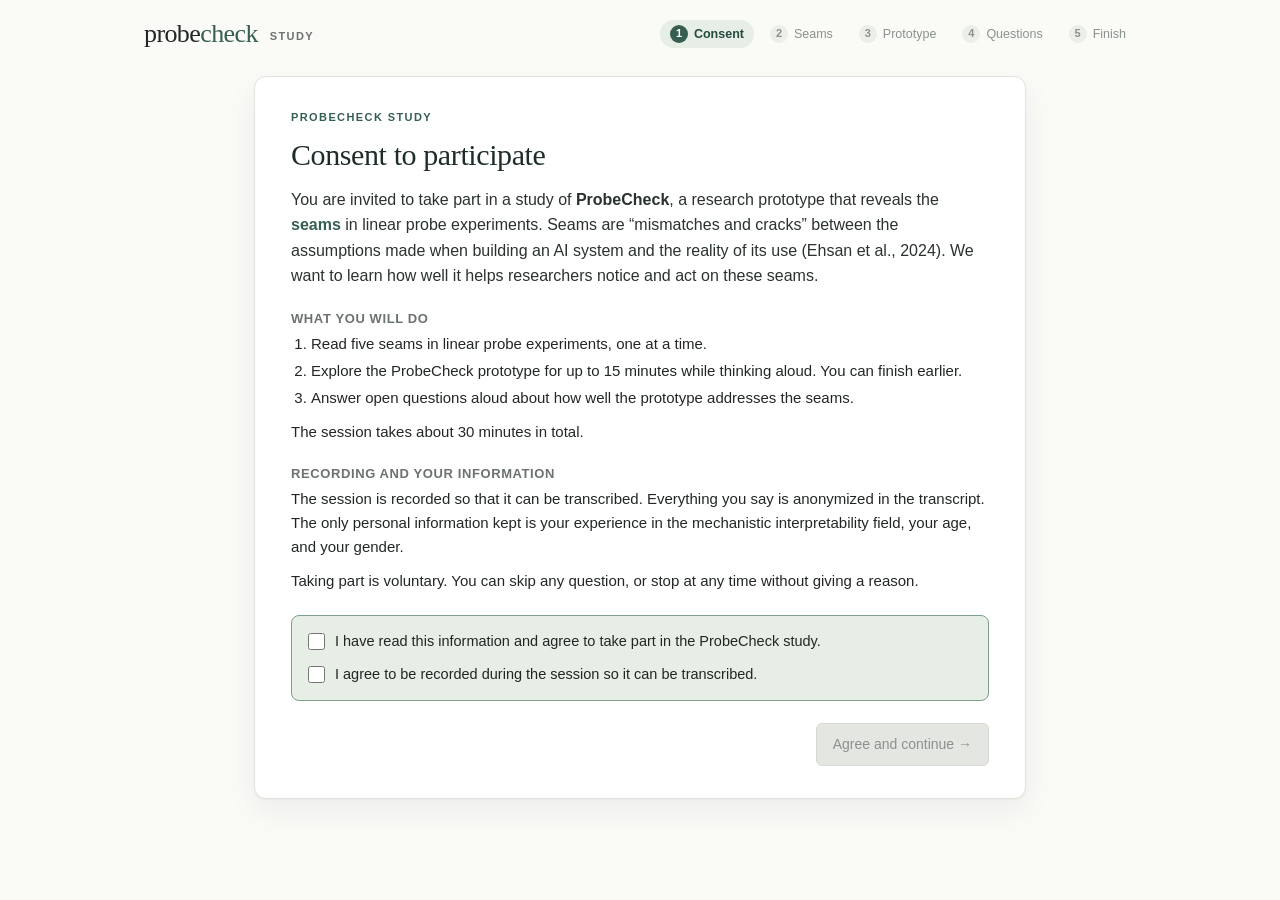
<file: index.html>
<!doctype html>
<html lang="en">
<head>
<meta charset="utf-8">
<meta name="viewport" content="width=device-width,initial-scale=1">
<title>ProbeCheck study</title>
<link rel="stylesheet" href="study.css?v=4">
</head>
<body>

<!-- Progress through the study -->
<header class="study-top" id="studyTop">
  <span class="study-logo">probe<i>check</i> <span>study</span></span>
  <ol class="study-steps" aria-label="Study progress">
    <li data-step="consent">Consent</li>
    <li data-step="seams">Seams</li>
    <li data-step="session">Prototype</li>
    <li data-step="questions">Questions</li>
    <li data-step="done">Finish</li>
  </ol>
</header>

<!-- 1. Consent -->
<main class="screen" id="consent" aria-labelledby="consentTitle">
  <div class="card">
    <p class="kicker">ProbeCheck study</p>
    <h1 id="consentTitle">Consent to participate</h1>
    <p class="lead">You are invited to take part in a study of <strong>ProbeCheck</strong>, a research prototype that reveals the <em>seams</em> in linear probe experiments. Seams are “mismatches and cracks” between the assumptions made when building an AI system and the reality of its use (Ehsan et al., 2024). We want to learn how well it helps researchers notice and act on these seams.</p>

    <h2>What you will do</h2>
    <ol class="plain">
      <li>Read five seams in linear probe experiments, one at a time.</li>
      <li>Explore the ProbeCheck prototype for up to <span data-fill="sessionMinutes"></span> minutes while thinking aloud. You can finish earlier.</li>
      <li>Answer open questions aloud about how well the prototype addresses the seams.</li>
    </ol>
    <p>The session takes about <span data-fill="totalMinutes"></span> minutes in total.</p>

    <h2>Recording and your information</h2>
    <p>The session is recorded so that it can be transcribed. Everything you say is anonymized in the transcript. The only personal information kept is your experience in the mechanistic interpretability field, your age, and your gender.</p>
    <p>Taking part is voluntary. You can skip any question, or stop at any time without giving a reason.</p>

    <div class="agree">
      <label><input type="checkbox" id="agreeStudy"> I have read this information and agree to take part in the ProbeCheck study.</label>
      <label><input type="checkbox" id="agreeRecord"> I agree to be recorded during the session so it can be transcribed.</label>
    </div>
    <div class="actions">
      <span class="hint" id="consentHint" aria-live="polite"></span>
      <button class="btn primary" type="button" id="consentGo" aria-disabled="true">Agree and continue →</button>
    </div>
  </div>
</main>

<!-- 2. Seams, one at a time -->
<main class="screen" id="seams" hidden aria-labelledby="seamTitle">
  <div class="card">
    <p class="kicker" id="seamCount"></p>
    <p class="stage-chip" id="seamStage"></p>
    <h1 id="seamTitle" tabindex="-1"></h1>
    <div class="seam-pair">
      <div class="seam-box expected"><h2>Expectation</h2><p id="seamExpected"></p></div>
      <div class="seam-box reality"><h2>Reality</h2><p id="seamReality"></p></div>
    </div>
    <div class="dots" id="seamDots" aria-hidden="true"></div>
    <div class="actions">
      <button class="btn secondary" type="button" id="seamPrev">← Previous</button>
      <button class="btn primary" type="button" id="seamNext">Next seam →</button>
    </div>
  </div>
  <p class="note">Seams are “mismatches and cracks” between the assumptions made when building an AI system and the reality of its use (Ehsan et al., 2024).</p>
</main>

<!-- 3. Timed prototype session with think-aloud -->
<section class="session" id="session" hidden aria-label="Prototype session">
  <div class="session-bar">
    <span class="session-title">Prototype session</span>
    <span class="session-tip">Think aloud: say what you are looking at, what you expect, and what surprises you.</span>
    <span class="timer" id="timer" role="timer" aria-label="Time left">15:00</span>
    <button class="btn primary small" type="button" id="sessionDone">I’m done →</button>
  </div>
  <iframe id="protoFrame" title="ProbeCheck prototype" src="about:blank"></iframe>
  <div class="timeup" id="timeUp" hidden role="alertdialog" aria-labelledby="timeUpTitle">
    <div class="card small">
      <h1 id="timeUpTitle">Time is up</h1>
      <p>Thank you for exploring ProbeCheck. Finish your thought, then continue to the questions.</p>
      <div class="actions"><button class="btn primary" type="button" id="timeUpGo">Continue to the questions →</button></div>
    </div>
  </div>
  <p class="sr-only" id="timerStatus" aria-live="polite"></p>
</section>

<!-- 4. Open questions, answered aloud -->
<main class="screen" id="questions" hidden aria-labelledby="questionText">
  <div class="card">
    <p class="kicker" id="questionCount"></p>
    <h1 id="questionText" tabindex="-1"></h1>
    <!-- The seam the question is about, laid out as on the seam screens but smaller -->
    <div class="q-seam" id="questionSeam" hidden>
      <p class="stage-chip" id="qSeamStage"></p>
      <p class="seam-heading" id="qSeamTitle"></p>
      <div class="seam-pair">
        <div class="seam-box expected"><h2>Expectation</h2><p id="qSeamExpected"></p></div>
        <div class="seam-box reality"><h2>Reality</h2><p id="qSeamReality"></p></div>
      </div>
    </div>
    <p class="muted">Please answer aloud, in your own words. There are no right or wrong answers.</p>
    <div class="dots" id="questionDots" aria-hidden="true"></div>
    <div class="actions">
      <button class="btn secondary" type="button" id="questionPrev">← Previous</button>
      <button class="btn primary" type="button" id="questionNext">Next question →</button>
    </div>
  </div>
</main>

<!-- 5. Finish -->
<main class="screen" id="done" hidden aria-labelledby="doneTitle">
  <div class="card small center">
    <p class="kicker">ProbeCheck study</p>
    <h1 id="doneTitle" tabindex="-1">Thank you for taking part</h1>
    <p>Your participation is complete. You can close this window.</p>
    <button class="link" type="button" id="restart">Start a new session</button>
  </div>
</main>

<script src="study-data.js?v=20"></script>
<script src="study.js?v=4"></script>
</body>
</html>
</file>
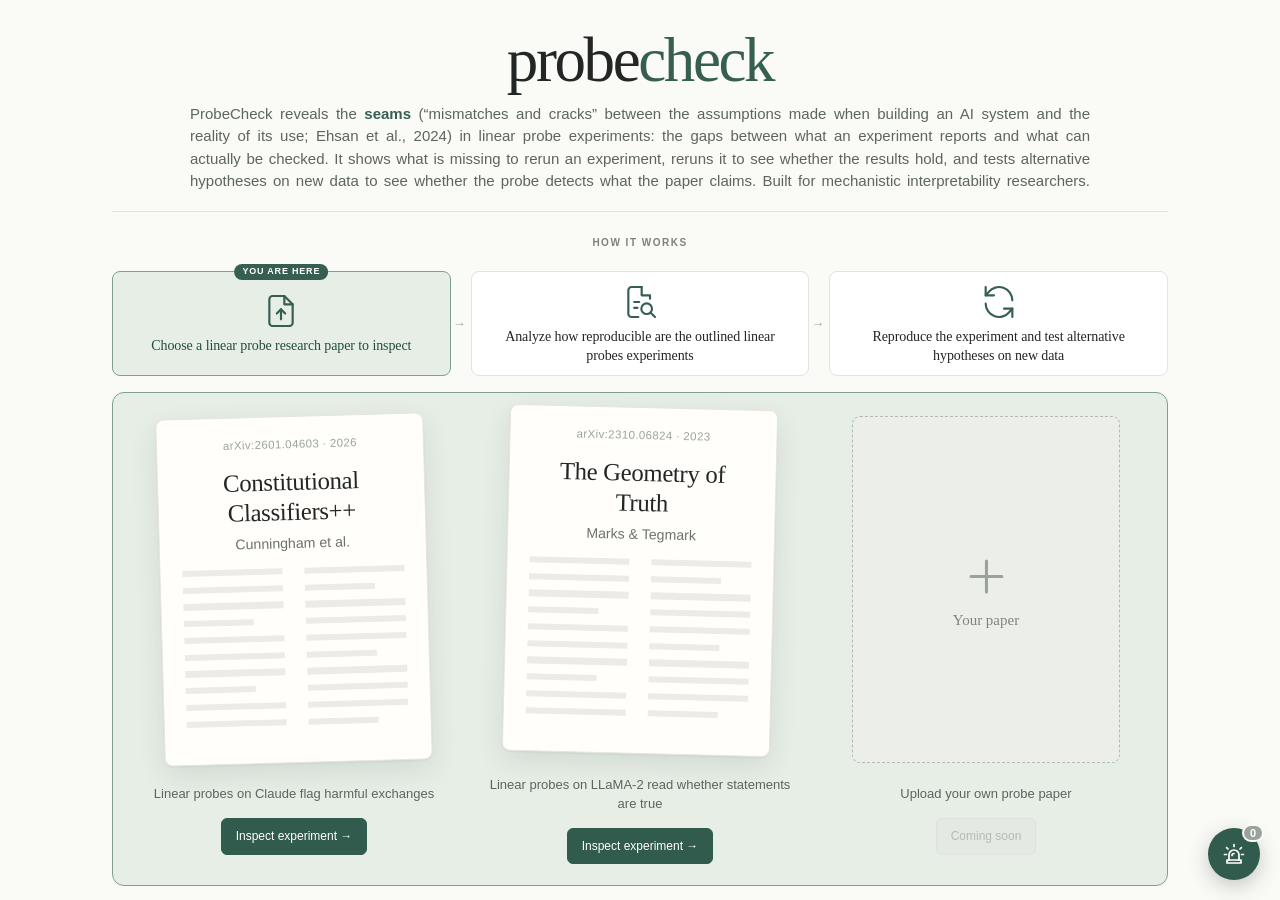
<file: prototype.html>
<!doctype html>
<html lang="en">
<head>
<meta charset="utf-8">
<meta name="viewport" content="width=device-width,initial-scale=1">
<title>ProbeCheck</title>
<link rel="stylesheet" href="styles.css?v=112">
</head>
<body>
<main class="page">

  <!-- 1. Identity -->
  <header class="hero">
    <h1 class="logo">probe<i>check</i></h1>
    <p class="lead">ProbeCheck reveals the <em>seams</em> (“mismatches and cracks” between the assumptions made when building an AI system and the reality of its use; Ehsan et al., 2024) in linear probe experiments: the gaps between what an experiment reports and what can actually be checked. It shows what is missing to rerun an experiment, reruns it to see whether the results hold, and tests alternative hypotheses on new data to see whether the probe detects what the paper claims. Built for mechanistic interpretability researchers.</p>
  </header>

  <!-- 2. How it works -->
  <section class="how" aria-labelledby="howTitle">
    <h2 id="howTitle" class="eyebrow">How it works</h2>
    <div class="stages">
      <div class="stage">
        <ol class="steps" start="1">
          <li class="step current" id="step1" aria-current="step"><span class="here">You are here</span><svg class="icon" viewBox="0 0 24 24" aria-hidden="true" focusable="false"><path d="M14 3H7a2 2 0 0 0-2 2v14a2 2 0 0 0 2 2h10a2 2 0 0 0 2-2V8z"/><path d="M14 3v5h5"/><path d="M12 17v-6"/><path d="m9.5 13.5 2.5-2.5 2.5 2.5"/></svg><strong>Choose a linear probe research paper to inspect</strong></li>
          <li class="step" id="step2"><svg class="icon" viewBox="0 0 24 24" aria-hidden="true" focusable="false"><path d="M13 3H7a2 2 0 0 0-2 2v14a2 2 0 0 0 2 2h4"/><path d="M13 3v5h5v2"/><circle cx="16" cy="16" r="3.2"/><path d="m18.4 18.4 2.6 2.6"/><path d="M8.5 12h3M8.5 15.5h2"/></svg><strong>Analyze how reproducible are the outlined linear probes experiments</strong></li>
        </ol>
      </div>
      <div class="stage" id="stage2">
        <ol class="steps" start="3">
          <li class="step" id="step3"><svg class="icon" viewBox="0 0 24 24" aria-hidden="true" focusable="false"><path d="M20 11a8 8 0 0 0-14.3-4.9L4 8"/><path d="M4 3v5h5"/><path d="M4 13a8 8 0 0 0 14.3 4.9L20 16"/><path d="M20 21v-5h-5"/></svg><strong>Reproduce the experiment and test alternative hypotheses on new data</strong></li>
        </ol>
      </div>
    </div>
  </section>

  <!-- 3. Paper choice -->
  <section class="choose" id="choose" aria-label="Choose a paper to inspect">
    <div class="desk">

      <article class="sheet-wrap">
        <div class="sheet tilt-left">
          <span class="sheet-meta">arXiv:2601.04603 · 2026</span>
          <span class="sheet-title">Constitutional Classifiers++</span>
          <span class="sheet-authors">Cunningham et al.</span>
          <span class="sheet-body" aria-hidden="true"><i></i><i></i><i></i><i></i><i></i><i></i><i></i><i></i><i></i><i></i><i></i><i></i><i></i><i></i><i></i><i></i><i></i><i></i><i></i><i></i></span>
        </div>
        <div class="caption" id="caseA">
          <p class="sheet-desc">Linear probes on Claude flag harmful exchanges</p>
          <button class="btn" type="button" data-inspect="cc" aria-label="Inspect the probe experiment in Constitutional Classifiers++">Inspect experiment →</button>
        </div>
      </article>

      <article class="sheet-wrap">
        <div class="sheet tilt-right">
          <span class="sheet-meta">arXiv:2310.06824 · 2023</span>
          <span class="sheet-title">The Geometry of Truth</span>
          <span class="sheet-authors">Marks &amp; Tegmark</span>
          <span class="sheet-body" aria-hidden="true"><i></i><i></i><i></i><i></i><i></i><i></i><i></i><i></i><i></i><i></i><i></i><i></i><i></i><i></i><i></i><i></i><i></i><i></i><i></i><i></i></span>
        </div>
        <div class="caption" id="caseB">
          <p class="sheet-desc">Linear probes on LLaMA-2 read whether statements are true</p>
          <button class="btn" type="button" data-inspect="got" aria-label="Inspect the probe experiment in The Geometry of Truth">Inspect experiment →</button>
        </div>
      </article>

      <article class="sheet-wrap">
        <div class="sheet sheet-add" aria-hidden="true">
          <svg class="plus" viewBox="0 0 24 24" focusable="false"><path d="M12 5v14M5 12h14"/></svg>
          <span class="sheet-add-label">Your paper</span>
        </div>
        <div class="caption">
          <p class="sheet-desc">Upload your own probe paper</p>
          <button class="btn secondary" type="button" disabled aria-disabled="true">Coming soon</button>
        </div>
      </article>

    </div>
  </section>

  <!-- 4. Reproducibility analysis (replaces the paper choice after Inspect paper) -->
  <section class="audit" id="audit" hidden aria-labelledby="auditTitle">
    <div class="audit-head">
      <div class="audit-paper">
        <strong id="auditTitle" tabindex="-1"></strong>
        <span class="audit-verdict-row"><span class="audit-verdict" id="auditVerdict"></span><button class="info-btn" type="button" data-legend="1" aria-haspopup="dialog" aria-label="What do these labels mean?" title="What do these labels mean?"><svg viewBox="0 0 24 24" aria-hidden="true" focusable="false"><circle cx="12" cy="12" r="9"/><path d="M12 11v5.5"/><circle cx="12" cy="7.8" r=".6" fill="currentColor"/></svg></button></span>
      </div>
      <p class="audit-status sr-only" id="auditStatus" role="status" aria-live="polite"></p>
      <div class="head-links" id="headLinks" hidden>
        <button class="head-link request" type="button" id="headRequest"><svg class="ico" viewBox="0 0 24 24" aria-hidden="true" focusable="false"><rect x="3" y="5" width="18" height="14" rx="2"/><path d="m3 7 9 6 9-6"/></svg><span class="label">Request missing details</span></button>
        <button class="head-link back" type="button" id="headBack" title="Go back to choosing a paper"><svg class="ico" viewBox="0 0 24 24" aria-hidden="true" focusable="false"><path d="M19 12H5M11 6l-6 6 6 6"/></svg><span class="label">Go back</span></button>
        <button class="head-link next" type="button" id="headNext"><svg class="ico ico-lock" viewBox="0 0 24 24" aria-hidden="true" focusable="false"><rect x="5" y="11" width="14" height="10" rx="2"/><path d="M8 11V7a4 4 0 0 1 8 0v4"/></svg><span class="label">Next stage</span><svg class="ico ico-arrow" viewBox="0 0 24 24" aria-hidden="true" focusable="false"><path d="M5 12h14M13 6l6 6-6 6"/></svg></button>
      </div>
    </div>
    <div class="components" id="components"></div>
  </section>

  <!-- 5. Stage 2: reached after the components are downloaded (content to be defined) -->
  <section class="audit stage2-view" id="stage2View" hidden aria-labelledby="s2Title">
    <div class="audit-head">
      <div class="audit-paper">
        <strong id="s2Title" tabindex="-1"></strong>
      </div>
      <div class="head-links">
        <button class="head-link back" type="button" id="s2GoBack" title="Go back to the Stage 1 results"><svg class="ico" viewBox="0 0 24 24" aria-hidden="true" focusable="false"><path d="M19 12H5M11 6l-6 6 6 6"/></svg><span class="label">Go back</span></button>
        <button class="head-link end primary" type="button" id="endInspection" title="Finish and go back to choosing a paper"><svg class="ico" viewBox="0 0 24 24" aria-hidden="true" focusable="false"><path d="M20 6 9 17l-5-5"/></svg><span class="label">End inspection</span></button>
      </div>
    </div>
    <p class="sr-only" id="s2Status" role="status" aria-live="polite"></p>
    <ol class="pipeline" id="pipeline" aria-label="Rerun steps"></ol>
    <div class="s2-grid">
      <section class="s2-panel s2-results" aria-labelledby="resTitle">
        <div class="panel-head">
          <h3 id="resTitle">Reproduction results</h3>
          <span class="res-sum-row"><span class="res-sum" id="resSum"></span><button class="info-btn" type="button" data-legend="repro" aria-haspopup="dialog" aria-label="What do these labels mean?" title="What do these labels mean?"><svg viewBox="0 0 24 24" aria-hidden="true" focusable="false"><circle cx="12" cy="12" r="9"/><path d="M12 11v5.5"/><circle cx="12" cy="7.8" r=".6" fill="currentColor"/></svg></button></span>
        </div>
        <ul class="claims" id="claims"></ul>
        <div class="panel-foot">
          <button class="comp-evidence" type="button" id="resCode" hidden aria-pressed="false" aria-controls="codeView">show code and code quality summary</button>
        </div>
      </section>
      <section class="s2-panel s2-alt" aria-labelledby="altTitle">
        <div class="panel-head">
          <h3 id="altTitle">Alternative hypotheses tested</h3>
          <span class="res-sum-row"><span class="res-sum" id="altSum"></span><button class="info-btn" type="button" data-legend="alt" aria-haspopup="dialog" aria-label="What do these labels mean?" title="What do these labels mean?"><svg viewBox="0 0 24 24" aria-hidden="true" focusable="false"><circle cx="12" cy="12" r="9"/><path d="M12 11v5.5"/><circle cx="12" cy="7.8" r=".6" fill="currentColor"/></svg></button></span>
        </div>
        <p class="sr-only" id="altStatus" role="status" aria-live="polite"></p>
        <ul class="claims" id="alts"></ul>
        <div class="panel-foot">
          <button class="comp-evidence" type="button" id="altShow" hidden aria-pressed="false" aria-controls="actView">show activations and data quality summary</button>
        </div>
      </section>
    </div>
  </section>

</main>

<!-- 5. Paper reader: a side panel showing where in the paper each component is described -->
<section class="reader drawer" id="reader" hidden aria-label="Evidence in the paper">
  <button class="drawer-close" type="button" aria-label="Close panel" title="Close (Esc)"><svg class="ico" viewBox="0 0 24 24" aria-hidden="true" focusable="false"><path d="M6 6l12 12M18 6 6 18"/></svg></button>
  <div class="reader-head">
    <span class="ev-for" id="evFor"></span>
    <div class="ev-filters" role="group" aria-label="Filter evidence by item"></div>
    <nav class="ev-tabs" aria-labelledby="evFor"></nav>
    <p class="reader-status muted" role="status"></p>
  </div>
  <div class="reader-pages" tabindex="0" aria-label="Paper pages. Use the left and right arrow keys to turn pages."></div>
  <div class="reader-nav">
    <button class="btn secondary reader-prev" type="button" aria-label="Previous page">← Previous</button>
    <span class="reader-pos" aria-live="polite"></span>
    <button class="btn secondary reader-next" type="button" aria-label="Next page">Next →</button>
    <div class="zoom" role="group" aria-label="Zoom">
      <button class="zoom-btn zoom-out" type="button" aria-label="Zoom out">−</button>
      <span class="zoom-level" aria-live="polite">100%</span>
      <button class="zoom-btn zoom-in" type="button" aria-label="Zoom in">+</button>
      <button class="zoom-btn zoom-fit" type="button">Fit width</button>
    </div>
  </div>
</section>

<!-- Probe readings at each token for the alternative-hypothesis tests: a side panel, like the paper reader -->
<section class="code-view act-view drawer" id="actView" hidden aria-label="Probe readings on the test statements">
  <button class="drawer-close" type="button" aria-label="Close panel" title="Close (Esc)"><svg class="ico" viewBox="0 0 24 24" aria-hidden="true" focusable="false"><path d="M6 6l12 12M18 6 6 18"/></svg></button>
  <details class="cq" id="dataQuality" open>
    <summary><span class="cq-title">Data quality summary</span><span class="cq-counts"></span></summary>
    <div class="cq-groups"></div>
    <p class="cq-scope" hidden></p>
  </details>
  <div class="code-head act-head">
    <span class="ev-for">Activations on the paper’s data:</span>
    <div class="ev-filters" id="actBaseFilters" role="group" aria-label="Show the readings on the paper’s training or test statements"></div>
    <span class="ev-for">Activations on new hypotheses:</span>
    <div class="ev-filters" id="actFilters" role="group" aria-label="Show the readings for one test"></div>
  </div>
  <div class="code-meta">
    <span class="code-origin" id="actOrigin"></span>
    <p class="code-note" id="actNote"></p>
    <p class="act-legend"><span class="tok sw-true">probe reads “true”</span><span class="tok sw-false">probe reads “false”</span><span>As in the paper, the probe reads only the last token of each statement (its final punctuation, coloured). Darker means more certain.</span></p>
  </div>
  <div class="act-list" id="actList" tabindex="0" aria-label="Test statements with probe readings"></div>
</section>

<!-- Code behind a Stage 2 result: a side panel, like the paper reader in Stage 1 -->
<section class="code-view drawer" id="codeView" hidden aria-label="Code behind the result">
  <button class="drawer-close" type="button" aria-label="Close panel" title="Close (Esc)"><svg class="ico" viewBox="0 0 24 24" aria-hidden="true" focusable="false"><path d="M6 6l12 12M18 6 6 18"/></svg></button>
  <details class="cq" id="codeQuality" open>
    <summary><span class="cq-title">Code quality summary</span><span class="cq-counts" id="cqCounts"></span></summary>
    <div class="cq-groups" id="cqGroups"></div>
    <p class="cq-scope" id="cqScope"></p>
  </details>
  <div class="code-head">
    <span class="ev-for" id="codeFor"></span>
    <div class="ev-filters" id="codeFilters" role="group" aria-label="Show the code behind one result"></div>
    <nav class="ev-tabs" id="codeTabs" aria-label="Files"></nav>
  </div>
  <div class="code-meta">
    <span class="code-origin" id="codeOrigin"></span>
    <a class="code-link" id="codeLink" target="_blank" rel="noopener">view the whole file on GitHub ↗</a>
    <p class="code-note" id="codeNote"></p>
  </div>
  <pre class="code-box" id="codeBody" tabindex="0" aria-label="Code excerpt"></pre>
</section>

<!-- What the status labels mean (opened from "What do these labels mean?") -->
<dialog id="legendDialog" aria-labelledby="legendTitle">
  <div class="mail legend">
    <h2 id="legendTitle">What the labels mean</h2>
    <div class="legend-part" data-part="1">
      <h3>Each detail</h3>
      <dl>
        <dt class="chip ok">Reported</dt><dd>Stated clearly in the paper.</dd>
        <dt class="chip part">Partial</dt><dd>Stated, but incomplete or ambiguous.</dd>
        <dt class="chip code">In code</dt><dd>Missing from the paper, but set in the released code.</dd>
        <dt class="chip code">Gated</dt><dd>Available, but only after accepting a licence.</dd>
        <dt class="chip miss">Not reported</dt><dd>Not stated anywhere we could find.</dd>
        <dt class="chip miss">Restricted</dt><dd>Exists, but is not available to outside researchers.</dd>
      </dl>
      <h3>Each component</h3>
      <dl>
        <dt class="chip ok">Enough to rerun</dt><dd>Every detail is reported.</dd>
        <dt class="chip part">Enough, with gaps</dt><dd>It can be rerun, but some details are partial or only in code.</dd>
        <dt class="chip miss">Not enough to rerun</dt><dd>A detail needed to rerun is missing or unavailable.</dd>
      </dl>
    </div>
    <div class="legend-part" data-part="repro">
      <h3>Reproduction results</h3>
      <dl>
        <dt class="chip ok">Reproduced</dt><dd>Our rerun matches the paper within 3 points.</dd>
        <dt class="chip part">Unstable</dt><dd>It matches on average, but varies a lot between runs.</dd>
      </dl>
    </div>
    <div class="legend-part" data-part="alt">
      <h3>Alternative hypotheses</h3>
      <dl>
        <dt class="chip miss">Confirmed</dt><dd>The probe is right on 70% of statements or fewer.</dd>
        <dt class="chip part">Partly confirmed</dt><dd>The probe is right on 70–90% of statements.</dd>
      </dl>
    </div>
    <div class="mail-actions"><button type="button" class="btn" id="legendClose">Close</button></div>
  </div>
</dialog>

<!-- Email draft to the paper's authors: editable; copied or opened in the user's email app, never sent from here -->
<dialog id="mailDialog" aria-labelledby="mailTitle">
  <form method="dialog" class="mail">
    <h2 id="mailTitle">Ask the authors</h2>
    <p class="muted" id="mailCount"></p>
    <label for="mailTo">To</label>
    <input id="mailTo" type="text" placeholder="Corresponding author’s email" autocomplete="off" aria-describedby="mailFound">
    <p class="mail-found" id="mailFound" role="status" aria-live="polite"></p>
    <label for="mailSubject">Subject</label>
    <input id="mailSubject" type="text">
    <label for="mailBody">Message</label>
    <textarea id="mailBody" rows="14"></textarea>
    <div class="mail-actions">
      <span id="mailStatus" class="muted" role="status" aria-live="polite"></span>
      <button type="button" class="btn secondary" id="mailClose">Close</button>
      <button type="button" class="btn secondary" id="mailCopy">Copy text</button>
      <button type="button" class="btn" id="mailOpen">Open in email app</button>
    </div>
  </form>
</dialog>

<!-- Stage 2 entry: the user confirms the downloads before anything is fetched (replayed in this prototype) -->
<dialog id="getDialog" aria-labelledby="getTitle" aria-describedby="getIntro">
  <div class="mail get">
    <h2 id="getTitle">Download the experiment components?</h2>
    <p class="muted" id="getIntro">To reproduce the experiment, ProbeCheck needs these components on this computer.</p>
    <ul class="get-list" id="getList"></ul>
    <p class="get-total" id="getTotal"></p>
    <div class="mail-actions">
      <span id="getStatus" class="muted" role="status" aria-live="polite"></span>
      <button type="button" class="btn secondary" id="getCancel">Cancel</button>
      <button type="button" class="btn" id="getConfirm">Download</button>
    </div>
  </div>
</dialog>

<!-- Next actions based on identified seams: a messenger-style assistant in the bottom-right corner, on every screen -->
<div class="assistant">
  <section class="assistant-panel" id="assistantPanel" hidden role="dialog" aria-labelledby="stepsTitle">
    <header class="assistant-head">
      <span class="assistant-avatar"><svg viewBox="0 0 24 24" aria-hidden="true" focusable="false"><path d="M7 18v-5a5 5 0 0 1 10 0v5"/><path d="M5 18h14v3H5z"/><path d="M10 13.5a2 2 0 0 1 2-2"/><path d="M12 2.5v2M4.6 5.6 6 7M19.4 5.6 18 7M2.5 12.5h2M19.5 12.5h2"/></svg></span>
      <span class="assistant-id"><strong id="stepsTitle">Next actions based on identified seams</strong></span>
      <button class="assistant-close" type="button" id="stepsClose" aria-label="Close next actions"><svg viewBox="0 0 24 24" aria-hidden="true" focusable="false"><path d="M6 6l12 12M18 6 6 18"/></svg></button>
    </header>
    <div class="assistant-body" id="assistantBody">
      <p class="msg" id="stepsEmpty">No seams identified yet. Choose a paper, and I’ll suggest next actions as I find seams in its experiment.</p>
      <p class="msg" id="stepsIntro" hidden></p>
      <ol class="next-steps" id="nextSteps"></ol>
    </div>
  </section>
  <button class="assistant-launcher" type="button" id="stepsLink" aria-expanded="false" aria-controls="assistantPanel" aria-label="Next actions based on identified seams" title="Next actions based on identified seams"><svg viewBox="0 0 24 24" aria-hidden="true" focusable="false"><path d="M7 18v-5a5 5 0 0 1 10 0v5"/><path d="M5 18h14v3H5z"/><path d="M10 13.5a2 2 0 0 1 2-2"/><path d="M12 2.5v2M4.6 5.6 6 7M19.4 5.6 18 7M2.5 12.5h2M19.5 12.5h2"/></svg><span class="assistant-label">Next actions based on identified seams</span><span class="steps-count" id="stepsCount">0</span></button>
</div>

<script src="vendor/pdf.min.js"></script>
<script src="audit-data.js?v=94"></script>
<script src="reader.js?v=93"></script>
<script src="app.js?v=99"></script>
<script src="setup-data.js?v=93"></script>
<script src="setup.js?v=98"></script>
<script src="rerun-data.js?v=93"></script>
<script src="rerun.js?v=100"></script>
<script src="code-data.js?v=95"></script>
<script src="code-quality-data.js?v=9"></script>
<script src="data-quality-data.js?v=4"></script>
<script src="code.js?v=101"></script>
<script src="alt-readings.js?v=95"></script>
<script src="alt-data.js?v=93"></script>
<script src="alt.js?v=106"></script>
</body>
</html>
</file>
<file: study.css>
/* ProbeCheck study pages: same tokens as the prototype (styles.css). */
:root{--radius:8px;--active-bg:#e6eee6;--active-line:#7fa08c;--ink:#222725;--muted:#6c726e;--line:#e2e4df;--bg:#fafaf7;--accent:#365f52;--paper:#fffefb}
*{box-sizing:border-box}
html,body{margin:0}
body{background:var(--bg);color:var(--ink);font:15px/1.6 -apple-system,BlinkMacSystemFont,'Segoe UI',sans-serif;min-height:100vh}
[hidden]{display:none!important}
.muted{color:var(--muted)}
.sr-only{position:absolute!important;width:1px;height:1px;padding:0;margin:-1px;overflow:hidden;clip:rect(0 0 0 0);white-space:nowrap;border:0}
button:focus-visible,input:focus-visible,h1:focus-visible{outline:3px solid #608d78;outline-offset:3px}
h1:focus{outline:none}

/* Header: logo and study progress */
.study-top{display:flex;align-items:center;justify-content:space-between;gap:20px;max-width:1040px;margin:0 auto;padding:20px 24px 0}
.study-logo{font:normal 26px/1 Georgia,'Times New Roman',serif;letter-spacing:-.6px}
.study-logo i{font-style:normal;color:var(--accent)}
.study-logo span{font:600 11px -apple-system,BlinkMacSystemFont,sans-serif;letter-spacing:1.4px;text-transform:uppercase;color:var(--muted);margin-left:6px;vertical-align:middle}
.study-steps{list-style:none;display:flex;gap:6px;margin:0;padding:0;counter-reset:s}
.study-steps li{counter-increment:s;display:flex;align-items:center;gap:6px;padding:4px 10px;border-radius:999px;font-size:12.5px;color:#8a928c}
.study-steps li::before{content:counter(s);width:18px;height:18px;border-radius:50%;display:grid;place-items:center;font-size:11px;font-weight:700;background:#eceeea;color:#8a928c}
.study-steps li.current{background:var(--active-bg);color:#254c3e;font-weight:600}
.study-steps li.current::before{background:var(--accent);color:#fff}
.study-steps li.done{color:#4c5b50}
.study-steps li.done::before{content:'✓';background:#dbe9df;color:var(--accent)}

/* Screens: one centred card */
.screen{max-width:820px;margin:0 auto;padding:28px 24px 48px}
.card{background:#fff;border:1px solid var(--line);border-radius:12px;padding:32px 36px;box-shadow:0 1px 2px #0000000a,0 12px 32px #2a2f2b0f;animation:rise .35s cubic-bezier(.22,.61,.36,1)}
.card.small{max-width:560px;margin:0 auto}
.card.center{text-align:center}
@keyframes rise{from{opacity:0;transform:translateY(8px)}to{opacity:1;transform:none}}
.kicker{margin:0 0 6px;font-size:11px;letter-spacing:1.4px;text-transform:uppercase;font-weight:700;color:var(--accent)}
.card h1{font:normal 30px/1.2 Georgia,serif;letter-spacing:-.4px;margin:0 0 14px;color:#1f2d27}
.card h2{font:600 13px -apple-system,BlinkMacSystemFont,sans-serif;letter-spacing:.6px;text-transform:uppercase;color:var(--muted);margin:22px 0 6px}
.card p{margin:0 0 10px}
.lead{font-size:16px;color:#2b322e}
.plain{margin:0 0 10px;padding-left:20px}
.plain li{margin:3px 0}
.agree{margin:22px 0 0;padding:14px 16px;background:var(--active-bg);border:1px solid var(--active-line);border-radius:var(--radius);display:flex;flex-direction:column;gap:10px}
.agree label{display:flex;gap:10px;align-items:flex-start;cursor:pointer;font-size:14.5px}
.agree input{accent-color:var(--accent);width:17px;height:17px;margin:3px 0 0;flex:none}
.actions{display:flex;align-items:center;justify-content:flex-end;gap:10px;margin-top:22px}
.hint{margin-right:auto;font-size:13px;color:#a33b3b}
.note{max-width:720px;margin:14px auto 0;text-align:center;font-size:13px;color:var(--muted)}

/* Buttons (same as the prototype's header buttons) */
.btn{display:inline-flex;align-items:center;gap:8px;padding:9px 16px;border:1px solid #315b4c;border-radius:6px;background:#fff;color:#315b4c;font:inherit;font-size:14px;cursor:pointer}
.btn:hover{background:#f3f7f4}
.btn.primary{background:#315b4c;color:#fff}
.btn.primary:hover{background:#284b3e}
.btn[aria-disabled=true],.btn:disabled{background:#e4e6e2;border-color:#d6d9d4;color:#8b928d;cursor:not-allowed}
.btn.secondary:disabled{background:#fff;opacity:.45}
.btn.small{padding:6px 13px;font-size:13px}
.link{border:0;background:none;padding:0;margin-top:12px;font:inherit;font-size:13px;color:var(--muted);cursor:pointer;text-decoration:underline;text-underline-offset:3px}

/* Seams */
.stage-chip{display:inline-block;margin:0 0 12px;padding:3px 11px;border-radius:999px;background:#eef2ec;color:#254c3e;font-size:12.5px;font-weight:600}
.seam-pair{display:grid;grid-template-columns:1fr 1fr;gap:14px;margin-top:6px}
.seam-box{border:1px solid var(--line);border-radius:var(--radius);padding:14px 16px;background:var(--paper)}
.seam-box h2{margin:0 0 6px}
.seam-box p{margin:0;font-size:15px;line-height:1.55}
.seam-box.expected{border-left:3px solid #7fa08c}
.seam-box.reality{border-left:3px solid #c98a84}
.dots{display:flex;justify-content:center;gap:7px;margin-top:22px}
.dots .dot{width:8px;height:8px;border-radius:50%;background:#dfe3dd;transition:background .25s ease,transform .25s ease}
.dots .dot.seen{background:#a9c3b2}
.dots .dot.on{background:var(--accent);transform:scale(1.25)}

/* Prototype session: a slim bar over the full-height prototype */
body[data-screen=session] .study-top{display:none}
.session{position:fixed;inset:0;display:flex;flex-direction:column;background:var(--bg)}
.session-bar{display:flex;align-items:center;gap:16px;padding:8px 16px;background:#315b4c;color:#fff}
.session-title{font-weight:600;font-size:13.5px;white-space:nowrap}
.session-tip{font-size:13px;opacity:.85;margin-right:auto;min-width:0}
.timer{font:600 18px/1 ui-monospace,SFMono-Regular,Menlo,monospace;letter-spacing:.5px;padding:5px 10px;border-radius:6px;background:#ffffff1f;font-variant-numeric:tabular-nums}
.timer.low{background:#a33b3b}
.session-bar .btn.primary{background:#fff;color:#315b4c;border-color:#fff}
.session-bar .btn.primary:hover{background:#e9f0eb}
.session iframe{flex:1;width:100%;border:0;background:var(--bg)}
.timeup{position:absolute;inset:0;display:grid;place-items:center;background:#1b2924a0;padding:20px}

/* Questions */
.card #questionText{font-size:26px;line-height:1.3}
/* A seam shown below its question: the same chip, title and boxes as on the seam screens, smaller. */
.card .q-seam{margin:4px 0 18px;padding-top:16px;border-top:1px solid var(--line)}
.seam-heading{font:normal 20px/1.3 Georgia,serif;letter-spacing:-.2px;margin:0 0 10px;color:#1f2d27}
.q-seam .stage-chip{margin-bottom:8px;font-size:11.5px}
.q-seam .seam-pair{gap:12px}
.q-seam .seam-box{padding:11px 14px}
.q-seam .seam-box h2{font-size:11.5px}
.q-seam .seam-box p{font-size:13.5px}
@media (max-width:760px){
  .study-top{flex-direction:column;align-items:flex-start}
  .study-steps{flex-wrap:wrap}
  .card{padding:24px 20px}
  .seam-pair{grid-template-columns:1fr}
  .session-tip{display:none}
}
@media (prefers-reduced-motion:reduce){.card,.dots .dot{animation:none;transition:none}}
.lead em{font-style:normal;font-weight:600;color:var(--accent)}
</file>
<file: styles.css>
/* Tokens shared with the main audit view (src/styles.css). */
:root{--radius:8px;--active-bg:#e6eee6;--active-line:#7fa08c;--ink:#222725;--muted:#6c726e;--line:#e2e4df;--bg:#fafaf7;--accent:#365f52;--pale:#eef2ec;--paper:#fffefb}
*{box-sizing:border-box}
html,body{margin:0}
body{background:var(--bg);color:var(--ink);font:14px/1.55 -apple-system,BlinkMacSystemFont,'Segoe UI',sans-serif}
a{color:var(--accent)}
.muted{color:var(--muted)}

/* One-screen layout: identity, process, papers, footer. Vertical sizes scale with
   viewport height so the whole page fits a laptop screen without scrolling. */
.page{max-width:1120px;margin:auto;padding:clamp(16px,3.2vh,36px) 32px clamp(10px,1.6vh,18px);height:100vh;height:100dvh;display:grid;grid-template-rows:auto auto minmax(0,1fr);overflow:hidden}

/* 1. Identity */
.hero{text-align:center;padding-bottom:clamp(12px,2.6vh,28px);border-bottom:1px solid var(--line)}
.logo{font:normal clamp(44px,8vh,72px)/1 Georgia,'Times New Roman',serif;letter-spacing:-2.4px;margin:0 0 clamp(8px,1.6vh,16px)}
.logo i{font-style:normal;color:var(--accent)}
.lead{font-size:clamp(13px,1.85vh,15px);line-height:1.65;color:#5c655e;max-width:760px;margin:0 auto}
.lead em{font-style:normal;color:var(--accent);font-weight:600}

/* 2. How it works: one row of four steps. */
.how{padding:clamp(14px,2.6vh,28px) 0 0}
.eyebrow{font-size:10px;letter-spacing:1.5px;text-transform:uppercase;color:#7b827c;font-weight:700;margin:0 0 clamp(8px,1.4vh,14px);text-align:center}
.stages{display:grid;grid-template-columns:1fr 1fr;grid-template-rows:auto auto;column-gap:20px}
.stage{display:grid;grid-template-rows:subgrid;grid-row:span 2;border-top:2px solid var(--accent);padding-top:8px}
.stage+.stage{border-top-color:#809d89}
.stage-label{font-size:12px;color:var(--muted);margin-bottom:clamp(6px,1.2vh,12px)}
.stage-label span{color:var(--accent);font-weight:700;margin-right:6px}
.steps{list-style:none;margin:0;padding:0;display:grid;grid-template-columns:1fr 1fr;gap:20px;align-items:stretch}
.step{position:relative;height:100%;background:#fff;border:1px solid var(--line);border-radius:var(--radius);padding:clamp(8px,1.2vh,12px) 12px;display:flex;flex-direction:column;align-items:center;justify-content:center;text-align:center;gap:0}
.step strong{font-size:13px;line-height:1.25;margin-top:clamp(4px,.7vh,7px)}
.step small{color:var(--muted);font-size:12px;line-height:1.35;max-width:30ch;margin-top:2px}
.icon{width:clamp(32px,5vh,44px);height:clamp(32px,5vh,44px);flex:none;fill:none;stroke:var(--accent);stroke-width:1.3;stroke-linecap:round;stroke-linejoin:round}
.step::after{content:'→';position:absolute;right:-16px;top:50%;transform:translateY(-50%);color:#9aa49b;font-size:13px}
.stage:last-child .step:last-child::after{content:none}
/* Current step: same tint as the paper-choice area it points to. */
.step.current{background:var(--active-bg);border-color:var(--active-line);box-shadow:inset 0 0 0 1px var(--active-line)}
.step.current strong{color:#254c3e}
.here{position:absolute;top:-8px;left:50%;transform:translateX(-50%);background:var(--accent);color:#fff;font-size:9px;letter-spacing:.8px;text-transform:uppercase;font-weight:700;padding:1px 8px;border-radius:999px;white-space:nowrap}
.gate{text-align:center;color:var(--muted);font-size:12px;margin:clamp(6px,1.2vh,12px) 0 0}

/* 3. Paper choice: the sheets take whatever height is left. */
.choose{margin-top:clamp(10px,1.8vh,18px);padding:clamp(10px,1.8vh,18px) 24px;display:grid;grid-template-rows:minmax(0,1fr);min-height:0;background:var(--active-bg);border:1px solid var(--active-line);border-radius:12px}
.choose h2{font:normal clamp(20px,3vh,28px)/1.2 Georgia,serif;letter-spacing:-.5px;text-align:center;margin:2px 0 clamp(6px,1.4vh,16px);color:#254c3e}
.desk{display:grid;grid-template-columns:repeat(3,1fr);gap:32px;min-height:0;height:100%}
.sheet-wrap{display:flex;flex-direction:column;align-items:center;justify-content:center;gap:clamp(10px,1.8vh,18px);min-height:0;height:100%;padding:6px 0 12px;container-type:size}
.sheet{display:block;height:calc(100cqh - 18px - 34px - clamp(10px,1.8vh,18px));aspect-ratio:8.5/11;flex:none;overflow:hidden;background:var(--paper);border:1px solid #e7e5de;border-radius:var(--radius);padding:6% 7%;color:var(--ink);text-decoration:none;text-align:center;box-shadow:0 1px 2px #0000000d,0 10px 28px #2a2f2b1a;transition:transform .2s ease,box-shadow .2s ease}
.tilt-left{transform:rotate(-1.6deg)}
.tilt-right{transform:rotate(1.4deg)}
a.sheet:hover,a.sheet:focus-visible{transform:rotate(0) translateY(-4px);box-shadow:0 2px 4px #0000000d,0 18px 40px #2a2f2b26}
.sheet span{display:block}
.sheet-meta{font-size:2.6cqh;color:#9aa49b;letter-spacing:.4px;margin-bottom:6%}
.sheet-title{font:normal 5.6cqh/1.2 Georgia,serif;letter-spacing:-.3px;margin-bottom:3%}
.sheet-authors{font-size:3.2cqh;color:var(--muted);margin-bottom:6%}
.sheet-abs-head{font:italic 3.2cqh Georgia,serif;margin-bottom:2%}
.sheet-abs{font:3cqh/1.5 Georgia,serif;color:#4f5752;text-align:left;hyphens:auto;margin-bottom:6%}
/* Placeholder body text: plain rules, not readable content. */
.sheet-body{columns:2;column-gap:10%}
.sheet-body i{display:block;height:1.4cqh;background:#ecebe5;margin-bottom:2.4cqh}
.sheet-body i:nth-child(4n){width:70%}
.caption{position:relative;text-align:center}
.caption p{font-size:13px;color:#5c655e;margin:6px 0 14px;line-height:1.45}
.tag{font-size:10px;letter-spacing:1.2px;text-transform:uppercase;color:var(--accent);font-weight:700}
.btn{display:inline-block;background:#315b4c;border:1px solid #315b4c;color:#fff;padding:8px 14px;border-radius:6px;font:inherit;font-size:12px;text-decoration:none;cursor:pointer}
.sheet-add{display:flex;flex-direction:column;align-items:center;justify-content:center;gap:2cqh;background:#eceeea;border:1.5px dashed #b4bbb5;box-shadow:none;color:#8a928c}
.plus{width:12cqh;height:12cqh;fill:none;stroke:#9aa29c;stroke-width:1.4;stroke-linecap:round}
.sheet-add-label{font:3.4cqh Georgia,serif;color:#7d857f}
.btn.secondary{background:#fff;color:#315b4c}
.pending{position:absolute;top:100%;left:50%;transform:translateX(-50%);width:max-content;max-width:280px;font-size:12px;margin:6px 0 0}
footer{font-size:11px;color:var(--muted);padding-top:clamp(6px,1vh,10px);text-align:center}

a:focus-visible,button:focus-visible{outline:3px solid #608d78;outline-offset:3px}
@media (prefers-reduced-motion:reduce){.sheet{transition:none}}

/* Narrow or short screens (phones, small windows): fall back to a normal scrolling page. */
@media (max-width:900px),(max-height:560px){
  .page{height:auto;overflow:visible;display:block;padding:40px 16px 32px}
  .hero,.how{padding-bottom:28px}
  .how{padding-top:28px}
  .choose{margin-top:28px;padding:20px 16px 28px}
  .stages{grid-template-columns:1fr;grid-template-rows:none;row-gap:24px}
  .stage{grid-row:auto;grid-template-rows:auto auto}
  .stage:first-child .step:last-child::after{content:none}
  .desk{grid-template-columns:1fr;gap:40px;height:auto}
  .plus{width:56px;height:56px}.sheet-add-label{font-size:14px}.sheet-add{aspect-ratio:8.5/11}
  .sheet-wrap{flex-direction:column;height:auto;container-type:normal}
  .sheet{height:auto;width:min(300px,100%)}
  .sheet-meta{font-size:9px}.sheet-title{font-size:20px}.sheet-authors,.sheet-abs-head{font-size:11px}.sheet-abs{font-size:11px}.sheet-body i{height:5px;margin-bottom:8px}
  .caption{text-align:center;max-width:300px}
  footer{margin-top:24px}
}
@media (max-width:560px){
  .logo{font-size:52px;letter-spacing:-1.8px}
  .steps{grid-template-columns:1fr;gap:12px}
  .step::after{content:none}
}

/* Step progress: completed step gets a check mark; the badge moves with the current step. */
.step.done{border-color:#b9cbbd}
.step.done::before{content:'✓';position:absolute;top:8px;right:10px;font-size:12px;font-weight:700;color:var(--accent)}
.choose{transition:opacity .28s ease}
.choose.leaving{opacity:0}

/* 4. Reproducibility analysis: four component cards in the space the papers used. */
.audit{margin-top:clamp(10px,1.8vh,18px);padding:clamp(10px,1.6vh,16px) 20px;display:grid;grid-template-rows:auto minmax(0,1fr);gap:clamp(8px,1.4vh,14px);min-height:0;background:var(--active-bg);border:1px solid var(--active-line);border-radius:12px;animation:fadein .35s ease}
.audit[hidden]{display:none}
@keyframes fadein{from{opacity:0;transform:translateY(6px)}to{opacity:1;transform:none}}
.audit-head{display:grid;grid-template-columns:auto 1fr auto;align-items:center;gap:20px}
.audit-paper{display:flex;align-items:baseline;gap:10px;flex-wrap:wrap}
.audit-label{font-size:10px;letter-spacing:1.2px;text-transform:uppercase;color:var(--accent);font-weight:700}
.audit-paper strong{font:normal 19px Georgia,serif;letter-spacing:-.3px;color:#254c3e}
.audit-paper .muted{font-size:12px}
.audit-status{margin:0;font-size:12.5px;color:#4c5b50;text-align:right}
.audit-status.ok{color:#2f6048;font-weight:600}
.audit-status.miss{color:#922d2d;font-weight:600}
.components{display:grid;grid-template-columns:repeat(4,1fr);gap:14px;min-height:0}
.comp{background:#fff;border:1px solid var(--line);border-radius:var(--radius);padding:clamp(10px,1.6vh,16px) 14px;display:flex;flex-direction:column;align-items:center;text-align:center;min-height:0;overflow:auto;transition:opacity .3s ease,border-color .3s ease}
.comp[data-state=waiting]{opacity:.45}
.comp[data-state=loading]{border-color:var(--active-line);box-shadow:inset 0 0 0 1px var(--active-line)}
.comp-icon{margin-bottom:4px}
.comp-name{font:600 13.5px/1.3 -apple-system,BlinkMacSystemFont,'Segoe UI',sans-serif;margin:0 0 6px}
.pill{font-size:11px;font-weight:600;padding:2px 10px;border-radius:999px;background:#eef0ec;color:var(--muted)}
.comp[data-state=loading] .pill{animation:pulse 1s ease-in-out infinite}
@keyframes pulse{50%{opacity:.45}}
.pill.ok{background:#e1ede4;color:#2f6048}
.pill.part{background:#f6ecdc;color:#7a5826}
.pill.miss{background:#f8e5e3;color:#922d2d}
.comp-items{list-style:none;margin:clamp(8px,1.3vh,12px) 0 0;padding:0;width:100%;text-align:left}
.item{display:flex;justify-content:space-between;align-items:baseline;gap:8px;padding:clamp(3px,.6vh,6px) 0;border-top:1px solid #eef0ec;font-size:12px;animation:fadein .25s ease}
.item-name{color:#3c443f}
.chip{flex:none;font-size:10.5px;font-weight:600}
.chip.ok{color:#2f6048}.chip.part{color:#7a5826}.chip.miss{color:#a33b3b}
.comp-summary{margin:clamp(6px,1.2vh,10px) 0 0;font-size:12px;line-height:1.45;color:#5c655e;text-align:left}
.comp-summary:empty{display:none}
@media (prefers-reduced-motion:reduce){.audit,.item{animation:none}.comp[data-state=loading] .pill{animation:none}.choose{transition:none}}
@media (max-width:900px),(max-height:560px){
  .audit{margin-top:28px;padding:16px}
  .audit-head{grid-template-columns:1fr}
  .audit-status{text-align:left}
  .components{grid-template-columns:1fr 1fr}
}
@media (max-width:560px){.components{grid-template-columns:1fr}}

.choose[hidden]{display:none}

.audit-actions{display:flex;gap:8px}
.audit-actions [hidden]{display:none}
.chip.code{color:#3d6a7a}
.item-name{color:#2b322e;font-weight:600}   /* all items equally prominent */
/* Tighter cards so four fit beside each other on a laptop screen. */
.comp{padding:clamp(8px,1.3vh,14px) 12px}
.comp-icon{width:clamp(26px,4vh,36px);height:clamp(26px,4vh,36px);margin-bottom:2px}
.comp-name{margin-bottom:4px}
.comp-items{margin-top:clamp(6px,1vh,10px)}
.item{padding:clamp(2px,.45vh,5px) 0;font-size:11.5px}
.comp-summary{font-size:11.5px;line-height:1.4;margin-top:clamp(5px,.9vh,8px)}

/* 5. Paper reader below the one-screen layout. */
.reader{max-width:1120px;margin:0 auto 60px;padding:0 32px;--hl:rgba(240,190,40,.42)}
.reader[hidden]{display:none}
.reader-head{position:sticky;top:0;z-index:2;background:var(--bg);border-bottom:1px solid var(--line);padding:14px 0 12px;display:grid;grid-template-columns:minmax(200px,280px) 1fr;gap:8px 28px;align-items:start}
.reader-id{display:flex;flex-direction:column;gap:2px}
.reader-title{font:normal 19px/1.25 Georgia,serif;color:#254c3e}
.reader-source{font-size:12px}
.reader-group{margin:0 0 6px;font-size:12.5px;font-weight:600;display:flex;align-items:center;gap:8px}
.swatch{width:14px;height:10px;border-radius:2px;background:var(--hl)}
.reader-items{list-style:none;margin:0;padding:0;display:grid;grid-template-columns:repeat(auto-fill,minmax(230px,1fr));gap:4px 20px}
.reader-items li{font-size:12px;display:flex;flex-wrap:wrap;align-items:baseline;gap:4px}
.reader-item-name{color:#3c443f;margin-right:4px}
.page-link{border:1px solid var(--line);background:#fff;color:var(--accent);border-radius:999px;padding:0 8px;font:inherit;font-size:11px;cursor:pointer}
.page-link:hover{border-color:var(--active-line)}
.not-found{font-size:11px;color:#a33b3b}
.reader-status{grid-column:1/-1;margin:0;font-size:12px}
.reader-status:empty{display:none}
.reader-pages{display:flex;flex-direction:column;align-items:center;gap:18px;padding-top:20px}
.pdf-page{position:relative;background:#fff;border-radius:4px;box-shadow:0 1px 2px #0000000d,0 8px 24px #2a2f2b14;overflow:hidden;scroll-margin-top:150px}
.pdf-page canvas{display:block}
/* Minimal PDF.js text layer: invisible, selectable text positioned over the canvas. */
.textLayer{position:absolute;inset:0;overflow:hidden;line-height:1;text-align:initial;forced-color-adjust:none;transform-origin:0 0}
.textLayer span,.textLayer br{color:transparent;position:absolute;white-space:pre;cursor:text;transform-origin:0 0}
.textLayer span.hl{position:static;background:var(--hl);border-radius:2px;mix-blend-mode:multiply}
.textLayer .markedContent{top:0;height:0}
@media (max-width:900px){
  .reader{padding:0 16px}
  .reader-head{grid-template-columns:1fr}
  .pdf-page{max-width:100%}
}
.textLayer span.hl.pulse{animation:hlpulse 1.2s ease 2}
@media (prefers-reduced-motion:reduce){.textLayer span.hl.pulse{animation:none}}

/* Item rows: name and status on the first line, "Show evidence" beneath the name. */
.item{display:grid;grid-template-columns:1fr auto;column-gap:8px;row-gap:1px;align-items:baseline}
.evidence{grid-column:1;justify-self:start;border:0;background:none;padding:0;font:inherit;font-size:10.5px;font-weight:600;color:var(--accent);cursor:pointer;text-decoration:underline;text-underline-offset:2px;text-decoration-color:#a9bcae}
.evidence:hover{text-decoration-color:var(--accent)}
.item.selected{background:#f3f7f1;box-shadow:-6px 0 0 #f3f7f1,6px 0 0 #f3f7f1}
.item.selected .evidence{text-decoration:none}
.item.selected .evidence::after{content:' ↓'}
.reader-ctx{font-weight:400;color:var(--muted);margin-left:4px}
.reader-note{margin:0 0 6px;font-size:12px;color:#4c5b50;max-width:70ch}
.reader-where{margin:0;font-size:12px;display:flex;flex-wrap:wrap;align-items:center;gap:4px}
.item{padding:clamp(2px,.3vh,4px) 0;row-gap:0;line-height:1.35}
.comp-items{margin-top:clamp(5px,.8vh,8px)}
.comp-summary{margin-top:clamp(4px,.7vh,7px)}

/* Horizontal reader: the reader fills one screen; pages sit side by side and turn left/right. */
.reader{height:100vh;height:100dvh;margin:0 auto;display:grid;grid-template-rows:auto minmax(0,1fr) auto}
.reader-head{position:static;min-height:clamp(96px,14vh,128px)}
.reader-back{align-self:start;margin-top:6px;border:0;background:none;padding:0;font:inherit;font-size:12px;color:var(--accent);cursor:pointer;text-decoration:underline;text-underline-offset:2px}
.reader-pages{position:relative;flex-direction:row;align-items:center;justify-content:flex-start;gap:28px;overflow-x:auto;overflow-y:hidden;overscroll-behavior-x:contain;padding:12px max(24px,calc(50% - var(--page-w,400px) / 2));min-height:0}
.reader-pages:focus-visible{outline:3px solid #608d78;outline-offset:-3px}
.pdf-page{flex:none;scroll-margin-top:0}
.reader-nav{display:flex;justify-content:center;align-items:center;gap:18px;padding:8px 0 14px}
.reader-nav .btn:disabled{opacity:.4;cursor:default}
.reader-pos{font-size:12.5px;color:#4c5b50;min-width:96px;text-align:center}

/* Readable pages: each page fills the reader's width and scrolls vertically in its slot. */
.reader-pages{align-items:stretch;gap:20px;padding:10px max(12px,calc(50% - var(--page-w,600px) / 2))}
.pdf-slot{flex:none;height:100%;overflow:auto;display:block;padding:0 8px 0 0;scrollbar-gutter:stable;overscroll-behavior-y:contain}
.pdf-slot .pdf-page{margin:4px auto 16px}
.reader-nav{position:relative;flex-wrap:wrap}
.zoom{display:flex;align-items:center;gap:4px;margin-left:12px;padding-left:16px;border-left:1px solid var(--line)}
.zoom-btn{min-width:30px;height:30px;border:1px solid var(--line);background:#fff;color:var(--accent);border-radius:6px;font:inherit;font-size:13px;cursor:pointer;padding:0 8px}
.zoom-btn:disabled{opacity:.4;cursor:default}
.zoom-level{font-size:12px;color:#4c5b50;min-width:42px;text-align:center}
.reader-head{min-height:0;padding:10px 0 8px}

/* Highlight colour = status colour of the selected item (same palette as the chips). */
.reader{--hl:rgba(240,185,30,.42);--hl-strong:rgba(240,170,20,.75);--tone:#7a5826}
.reader[data-tone=ok]{--hl:rgba(64,150,90,.30);--hl-strong:rgba(64,150,90,.6);--tone:#2f6048}
.reader[data-tone=part]{--hl:rgba(240,185,30,.42);--hl-strong:rgba(240,170,20,.75);--tone:#7a5826}
.reader[data-tone=miss]{--hl:rgba(214,72,60,.26);--hl-strong:rgba(214,72,60,.55);--tone:#a33b3b}
.reader[data-tone=code]{--hl:rgba(61,106,122,.26);--hl-strong:rgba(61,106,122,.55);--tone:#3d6a7a}
.reader-tone{color:var(--tone);font-weight:600}
@keyframes hlpulse{50%{background:var(--hl-strong)}}

/* "Show evidence": a small button under the status chip, in the status colour. */
.evidence{grid-column:2;justify-self:end;margin:2px 0 1px;padding:1px 7px;border:1px solid;border-radius:5px;font:inherit;font-size:10px;font-weight:600;line-height:1.5;cursor:pointer;text-decoration:none;background:#fff}
.evidence.ok{color:#2f6048;border-color:#a9c9b2;background:#f1f8f3}
.evidence.part{color:#7a5826;border-color:#e2c792;background:#fdf7ea}
.evidence.miss{color:#a33b3b;border-color:#e4b0aa;background:#fcf1ef}
.evidence.code{color:#3d6a7a;border-color:#aac3cc;background:#eff5f7}
.evidence:hover{filter:brightness(.96);border-color:currentColor}
.item.selected .evidence{color:#fff;border-color:transparent}
.item.selected .evidence.ok{background:#2f6048}
.item.selected .evidence.part{background:#9a6f2c}
.item.selected .evidence.miss{background:#a33b3b}
.item.selected .evidence.code{background:#3d6a7a}
.item.selected .evidence::after{content:' ↓'}
.evidence{margin:1px 0 0;padding:0 6px;font-size:9.5px;line-height:1.45}
.item{padding:clamp(2px,.25vh,3px) 0}
.comp-summary{line-height:1.35}
.comp{padding-bottom:clamp(6px,1vh,11px)}

/* "Show evidence" back to an underlined text link, right-aligned under the status, in the status colour. */
.evidence,.evidence.ok,.evidence.part,.evidence.miss,.evidence.code{grid-column:2;justify-self:end;text-align:right;background:none;border:0;border-radius:0;padding:0;margin:1px 0 0;font-size:10.5px;font-weight:600;line-height:1.4;text-decoration:underline;text-underline-offset:2px;text-decoration-color:color-mix(in srgb,currentColor 45%,transparent)}
.evidence:hover{filter:none;text-decoration-color:currentColor}
.item.selected .evidence,.item.selected .evidence.ok,.item.selected .evidence.part,.item.selected .evidence.miss,.item.selected .evidence.code{background:none;text-decoration:none}
.item.selected .evidence.ok{color:#2f6048}.item.selected .evidence.part{color:#7a5826}.item.selected .evidence.miss{color:#a33b3b}.item.selected .evidence.code{color:#3d6a7a}
.chip{justify-self:end;text-align:right}
/* "Show evidence": plain black underlined link. */
.evidence,.evidence.ok,.evidence.part,.evidence.miss,.evidence.code,
.item.selected .evidence.ok,.item.selected .evidence.part,.item.selected .evidence.miss,.item.selected .evidence.code{color:var(--ink);font-weight:400;text-decoration-color:#9aa29c}
.evidence:hover{text-decoration-color:var(--ink)}

/* Active step: a thin outline only. */
.step.current{box-shadow:none;border:1px solid var(--active-line)}
/* Card being analyzed: no outline; it grows slightly and settles back when done. */
.comp{transition:opacity .3s ease,transform .35s ease,box-shadow .35s ease;transform-origin:center}
.comp[data-state=loading]{border-color:var(--line);box-shadow:0 8px 24px #2a2f2b1f;transform:scale(1.045);position:relative;z-index:1}
@media (prefers-reduced-motion:reduce){.comp[data-state=loading]{transform:none}}

/* Evidence tabs above the paper. */
.reader-head{display:flex;align-items:center;gap:10px;min-height:0;padding:12px 0 10px}
.ev-tabs{display:flex;flex-wrap:wrap;gap:6px}
.ev-tab{border:1px solid var(--line);background:#fff;color:var(--ink);border-radius:999px;padding:3px 12px;font:inherit;font-size:12px;cursor:pointer}
.ev-tab:hover{border-color:var(--active-line)}
.ev-tab[aria-current]{background:var(--hl);border-color:transparent;font-weight:600}
.reader-status{margin:0}
.ev-for{font-weight:600;font-size:13px;color:var(--ink);white-space:nowrap}
.reader-head{align-items:flex-start}.ev-for{padding-top:4px;line-height:1.4}.ev-tab{line-height:1.4}
/* Selected item: no background tint; only the "↓" on its link marks it. */
.item.selected{background:none;box-shadow:none}

/* Folder-style cards: the verdict is a tab on the top-left; the body below scrolls if needed. */
.comp,.comp[data-state=loading]{background:none;border:0;border-radius:0;padding:0;overflow:visible;align-items:stretch;text-align:left;box-shadow:none}
.comp-body{flex:1;min-height:0;width:100%;background:#fff;border:1px solid var(--line);border-radius:0 var(--radius) var(--radius) var(--radius);padding:clamp(8px,1.3vh,14px) 12px clamp(6px,1vh,11px);display:flex;flex-direction:column;align-items:center;text-align:center;overflow:auto;transition:box-shadow .35s ease}
.comp[data-state=loading] .comp-body{box-shadow:0 8px 24px #2a2f2b1f}
.comp > .pill{align-self:flex-start;position:relative;z-index:1;margin-bottom:-1px;padding:3px 14px 3px;border:1px solid var(--line);border-bottom:0;border-radius:8px 8px 0 0;font-size:11px;line-height:1.3}
.comp > .pill.ok{border-color:#c4dccb}.comp > .pill.part{border-color:#ecd7ae}.comp > .pill.miss{border-color:#efc9c4}
.comp-name{margin-top:2px}
.sr-only{position:absolute!important;width:1px;height:1px;padding:0;margin:-1px;overflow:hidden;clip:rect(0 0 0 0);white-space:nowrap;border:0}
#auditTitle:focus{outline:none}

/* One "evidence" link per card, after the summary. */
.comp-evidence{align-self:flex-end;margin-top:auto;padding:6px 0 0;border:0;background:none;font:inherit;font-size:11.5px;color:var(--ink);cursor:pointer;text-decoration:underline;text-underline-offset:2px;text-decoration-color:#9aa29c}
.comp-evidence:hover{text-decoration-color:var(--ink)}
.comp-evidence[aria-pressed=true]::after{content:' ↓'}
.item{display:flex}
/* Each highlighted sentence takes the colour of the item it supports. */
.textLayer span.hl.t-ok{--c:rgba(64,150,90,.30);--cs:rgba(64,150,90,.6)}
.textLayer span.hl.t-part{--c:rgba(240,185,30,.42);--cs:rgba(240,170,20,.75)}
.textLayer span.hl.t-miss{--c:rgba(214,72,60,.26);--cs:rgba(214,72,60,.55)}
.textLayer span.hl.t-code{--c:rgba(61,106,122,.26);--cs:rgba(61,106,122,.55)}
.textLayer span.hl{background:var(--c,var(--hl))}
@keyframes hlpulse{50%{background:var(--cs,var(--hl-strong))}}
.ev-tab[aria-current][data-tone=ok]{background:rgba(64,150,90,.30)}
.ev-tab[aria-current][data-tone=part]{background:rgba(240,185,30,.42)}
.ev-tab[aria-current][data-tone=miss]{background:rgba(214,72,60,.26)}
.ev-tab[aria-current][data-tone=code]{background:rgba(61,106,122,.26)}

/* Reader header: card name, item filters, then evidence tabs. */
.reader-head{display:grid;grid-template-columns:auto 1fr;column-gap:12px;row-gap:8px;align-items:start}
.ev-for{grid-column:1;grid-row:1 / span 2}
.ev-filters{grid-column:2;display:flex;flex-wrap:wrap;gap:6px}
.ev-tabs{grid-column:2}
.reader-status{grid-column:1 / -1}
.ev-filter{display:inline-flex;align-items:center;gap:6px;border:1px solid var(--line);background:#fff;color:var(--ink);border-radius:6px;padding:3px 10px;font:inherit;font-size:12px;line-height:1.4;cursor:pointer}
.ev-filter:hover:not(:disabled){border-color:var(--active-line)}
.ev-filter[aria-pressed=true]{border-color:var(--ink);font-weight:600}
.ev-filter:disabled{color:#a3aaa5;border-style:dashed;cursor:not-allowed}
.dot{width:8px;height:8px;border-radius:50%;flex:none}
.dot[data-tone=ok]{background:#4f9a69}.dot[data-tone=part]{background:#d9a52c}.dot[data-tone=miss]{background:#c9564b}.dot[data-tone=code]{background:#3d6a7a}
.ev-filter:disabled .dot{opacity:.45}
.ev-tab{font-size:11.5px;padding:2px 11px}

/* Stage 2 locked when the paper cannot be rerun. */
.stage{position:relative}
.stage-warning{position:absolute;top:-10px;left:50%;transform:translateX(-50%);margin:0;z-index:2;white-space:nowrap;background:#a33b3b;color:#fff;font-size:10px;font-weight:700;letter-spacing:.3px;padding:2px 10px;border-radius:999px}
.stage-warning[hidden]{display:none}
.stage.locked{border-top-color:#c9ccc7}
.stage.locked .stage-label,.stage.locked .stage-label span{color:#a3aaa5}
.stage.locked .step{background:#f1f2ef;border-color:#dfe1dc;cursor:not-allowed}
.stage.locked .step strong{color:#a3aaa5}
.stage.locked .icon{stroke:#b4bab5}

/* Seam lines on each card (Expected vs. Found). */
.comp-summary.seam{display:flex;flex-direction:column;gap:3px;text-align:left}
.seam-line{display:block}
.seam-line b{font-weight:600;color:var(--ink);margin-right:2px}

/* Email-to-authors dialog. */
#mailDialog{width:min(680px,calc(100vw - 32px));border:1px solid var(--line);border-radius:10px;background:var(--bg);padding:24px 26px;box-shadow:0 16px 55px #0002}
#mailDialog::backdrop{background:#1b2924a0}
.mail h2{font:normal 22px Georgia,serif;margin:0 0 4px}
.mail .muted{font-size:12.5px;margin:0 0 6px}
.mail label{display:block;font-size:12px;font-weight:600;margin:12px 0 5px}
.mail input,.mail textarea{width:100%;padding:9px 10px;border:1px solid var(--line);border-radius:6px;background:#fff;font:inherit;font-size:13px;color:var(--ink)}
.mail textarea{resize:vertical;line-height:1.5;min-height:220px;max-height:46vh}
.mail input:focus-visible,.mail textarea:focus-visible{outline:3px solid #608d78;outline-offset:1px}
.mail-note{font-size:12px;color:#7a5826;margin:10px 0 0}
.mail-actions{display:flex;align-items:center;justify-content:flex-end;gap:8px;margin-top:16px}
.mail-actions #mailStatus{margin-right:auto;font-size:12px}
.audit-actions [hidden]{display:none}

/* Results actions: red request button; gray, disabled next stage when locked. */
.btn.danger{background:#a33b3b;border-color:#a33b3b;color:#fff}
.btn.danger:hover{background:#8f3030}
#toStage2:disabled{background:#e4e6e2;border-color:#d6d9d4;color:#8b928d;opacity:1;cursor:not-allowed}
.audit-head{grid-template-columns:auto 1fr}.audit-actions{grid-column:2;justify-self:end}
/* Calmer warnings: red outline and red text on a light background. */
.btn.danger{background:#fff;border-color:#c98a84;color:#a33b3b}
.btn.danger:hover{background:#fcf1ef;border-color:#a33b3b}
.stage-warning{background:var(--bg);color:#a33b3b;border:1px solid #c98a84;font-weight:600}

.mail-found{margin:6px 0 0;font-size:12px;color:#2f6048}
.mail-found.searching{color:var(--muted);animation:pulse 1s ease-in-out infinite}
.mail-found.missing{color:#a33b3b}
@media (prefers-reduced-motion:reduce){.mail-found.searching{animation:none}}
/* Step titles in the serif used for headings, regular weight. */
.step strong{font-family:Georgia,"Times New Roman",serif;font-weight:400;font-size:14px;line-height:1.3;letter-spacing:-.1px}

/* Action footer under the cards (option C). */
.audit{grid-template-rows:auto minmax(0,1fr)}
.audit-head{grid-template-columns:1fr}
.audit-foot{display:flex;align-items:center;gap:10px;flex-wrap:wrap;padding-top:2px}
.audit-foot[hidden]{display:none}
.audit-sum{font-size:12.5px;color:#4c5b50;margin-right:auto}
.audit-sum.miss{color:#a33b3b}
.foot-btn{display:inline-flex;align-items:center;gap:7px;border:1px solid var(--line);background:#fff;color:var(--accent);border-radius:6px;padding:6px 12px;font:inherit;font-size:12.5px;cursor:pointer}
.foot-btn:hover{border-color:var(--active-line)}
.foot-btn[hidden]{display:none}
.foot-btn .ico{width:15px;height:15px;fill:none;stroke:currentColor;stroke-width:1.6;stroke-linecap:round;stroke-linejoin:round;flex:none}
.foot-btn.danger{color:#a33b3b;border-color:#c98a84;background:#fff}
.foot-btn.danger:hover{background:#fcf1ef;border-color:#a33b3b}
.foot-btn.next{background:#315b4c;border-color:#315b4c;color:#fff}
.foot-btn.next .ico-lock{display:none}
.foot-btn.next:disabled{background:none;border-color:transparent;color:#9aa29c;cursor:not-allowed;padding-left:4px;padding-right:4px}
.foot-btn.next:disabled .ico-lock{display:block}
.foot-btn.next:disabled .ico-arrow{display:none}
#toStage2.foot-btn.next:disabled{background:none;border-color:transparent;color:#9aa29c}
#toStage2.foot-btn.next:not(:disabled){background:#315b4c;border-color:#315b4c;color:#fff}
.audit{gap:clamp(6px,1vh,10px);padding-bottom:clamp(8px,1.2vh,12px)}
.foot-btn{padding:5px 11px}

/* Request button placed on the locked Stage 2 steps. */
.stage-unlock{position:absolute;left:50%;top:50%;transform:translate(-50%,-50%);z-index:2;box-shadow:0 2px 10px #2a2f2b14;white-space:nowrap}
.stage-unlock[hidden]{display:none}

/* Warning and request combined in one pill on the Stage 2 line. */
.stage-warning{display:flex;align-items:stretch;padding:0;overflow:hidden;font-weight:600}
.stage-warning[hidden]{display:none}
.warn-text{padding:3px 10px 3px 12px;display:flex;align-items:center}
.warn-action{display:flex;align-items:center;gap:5px;border:0;border-left:1px solid #c98a84;background:none;color:#a33b3b;font:inherit;font-size:10px;font-weight:600;letter-spacing:.3px;padding:3px 12px 3px 10px;cursor:pointer;text-decoration:underline;text-underline-offset:2px;text-decoration-color:#d9a8a3}
.warn-action:hover{background:#fcf1ef;text-decoration-color:currentColor}
.warn-action:focus-visible{outline:3px solid #608d78;outline-offset:-3px}
.warn-action .ico{width:13px;height:13px;fill:none;stroke:currentColor;stroke-width:1.7;stroke-linecap:round;stroke-linejoin:round}

/* Header links in the "evidence" style: minimal, underlined, larger, coloured by meaning. */
.audit-head{grid-template-columns:auto 1fr}
.head-links{grid-column:2;justify-self:end;display:flex;align-items:center;gap:26px}
.head-links[hidden],.head-link[hidden]{display:none}
.head-link{display:inline-flex;align-items:center;gap:7px;border:0;background:none;padding:2px 0;font:inherit;font-size:14px;cursor:pointer;color:var(--ink);text-decoration:underline;text-underline-offset:4px;text-decoration-thickness:1px;text-decoration-color:#9aa29c}
.head-link:hover{text-decoration-color:currentColor}
.head-link .ico{width:16px;height:16px;fill:none;stroke:currentColor;stroke-width:1.6;stroke-linecap:round;stroke-linejoin:round;flex:none}
.head-link.request.danger{color:#a33b3b;text-decoration-color:#d9a8a3}
.head-link.request.danger:hover{text-decoration-color:#a33b3b}
.head-link.next{color:var(--accent);text-decoration-color:#9fb8a8}
.head-link.next .ico-lock{display:none}
.head-link.next:disabled{color:#9aa29c;cursor:not-allowed;text-decoration-style:dotted;text-decoration-color:#b9bfba}
.head-link.next:disabled .ico-lock{display:block}
.head-link.next:disabled .ico-arrow{display:none}

.btn[aria-disabled=true]{background:#e4e6e2;border-color:#d6d9d4;color:#8b928d;cursor:not-allowed}
.head-link{white-space:nowrap}
.head-link.back{color:var(--ink)}

/* Three steps: Stage 1 has two, Stage 2 one; all three boxes stay the same width. */
.stages{grid-template-columns:calc((100% - 40px) * 2 / 3 + 20px) 1fr}
#stage2 .steps{grid-template-columns:1fr}
@media (max-width:900px),(max-height:560px){.stages{grid-template-columns:1fr}}

/* Download confirmation (opens from "Next stage"). */
#getDialog{width:min(520px,calc(100vw - 32px));border:1px solid var(--line);border-radius:10px;background:var(--bg);padding:24px 26px;box-shadow:0 16px 55px #0002}
#getDialog::backdrop{background:#1b2924a0}
.get-list{list-style:none;margin:14px 0 0;padding:0}
.get-item{display:grid;grid-template-columns:auto 1fr auto;column-gap:12px;align-items:center;padding:10px 0;border-top:1px solid var(--line)}
.get-item:last-child{border-bottom:1px solid var(--line)}
.get-item .icon{width:28px;height:28px}
.get-text{display:flex;flex-direction:column;line-height:1.35}
.get-text strong{font-weight:600;font-size:13.5px}
.get-text .muted{font-size:12px}
.get-size{font-size:12.5px;color:#4c5b50;font-variant-numeric:tabular-nums;white-space:nowrap}
.get-item.done .get-size{color:#2f6048}
.get-progress{grid-column:2 / -1;height:4px;margin-top:8px;border-radius:2px;background:#e8ebe6;overflow:hidden;display:none}
#getDialog.downloading .get-progress{display:block}
.get-progress .bar{display:block;height:100%;width:0;background:var(--accent);transition:width .12s linear}
.get-total{margin:10px 0 0;font-size:12.5px;font-weight:600;text-align:right}
#getDialog .mail-actions [hidden]{display:none}
@media (prefers-reduced-motion:reduce){.get-progress .bar{transition:none}}

/* Stage 2 view: placeholder until the stage is designed. */
.stage2-view[hidden]{display:none}
.s2-body{display:flex;flex-direction:column;align-items:center;justify-content:center;text-align:center;background:#fff;border:1px solid var(--line);border-radius:var(--radius);min-height:0}
.s2-ready{margin:0 0 4px;font:normal 18px Georgia,serif;color:#254c3e}
.s2-body .muted{margin:0;font-size:13px}
#s2Title:focus{outline:none}
@media (max-width:560px){
  .audit-head{grid-template-columns:1fr}
  .head-links{grid-column:1;justify-self:start;flex-wrap:wrap;gap:8px 22px}
}

/* No rule above the stage labels. */
.stage,.stage+.stage,.stage.locked{border-top:0}

/* Stage 2, part A: rerun pipeline, results, seams; part B placeholder. */
.stage2-view{grid-template-rows:auto auto minmax(0,1fr)}
.pipeline{list-style:none;margin:0;padding:0;display:grid;grid-template-columns:repeat(4,1fr);gap:14px}
.pipe-step{position:relative;display:grid;grid-template-columns:auto 1fr;grid-template-rows:auto auto;column-gap:10px;align-items:center;background:#fff;border:1px solid var(--line);border-radius:var(--radius);padding:clamp(6px,1vh,9px) 12px;transition:opacity .3s ease,box-shadow .3s ease,transform .3s ease}
.pipe-step:not(:last-child)::after{content:'→';position:absolute;right:-12px;top:50%;transform:translateY(-50%);color:#9aa49b;font-size:12px}
.pipe-step .icon{grid-row:1 / span 2;width:clamp(22px,3.2vh,28px);height:clamp(22px,3.2vh,28px)}
.pipe-text{display:flex;flex-direction:column;line-height:1.3;min-width:0}
.pipe-text strong{font-size:12.5px;font-weight:600}
.pipe-detail{font-size:11px;color:var(--muted)}
.pipe-state{grid-column:2;font-size:11px;font-weight:600;color:var(--muted);font-variant-numeric:tabular-nums}
.pipe-step[data-state=waiting]{opacity:.45}
.pipe-step[data-state=running]{box-shadow:0 8px 24px #2a2f2b1f;transform:scale(1.03);z-index:1}
.pipe-step[data-state=running] .pipe-state{color:var(--accent);animation:pulse 1s ease-in-out infinite}
.pipe-step[data-state=done] .pipe-state{color:#2f6048}
.pipe-step[data-state=done] .pipe-state::before{content:'✓ '}
.s2-grid{display:grid;grid-template-columns:1.45fr 1fr .72fr;gap:14px;min-height:0}
.s2-panel{background:#fff;border:1px solid var(--line);border-radius:var(--radius);padding:clamp(8px,1.3vh,13px) 14px;min-height:0;overflow:auto;display:flex;flex-direction:column}
.panel-head{display:flex;align-items:baseline;justify-content:space-between;gap:10px;flex-wrap:wrap;margin-bottom:4px}
.s2-panel h3{margin:0;font:normal 15px Georgia,serif;color:#254c3e}
.res-sum{font-size:11.5px;font-weight:600;color:#2f6048}
.claims,.seam-list{list-style:none;margin:0;padding:0}
.claim,.seam-item{padding:clamp(4px,.7vh,7px) 0;border-top:1px solid #eef0ec;animation:fadein .25s ease}
.claim-top{display:flex;justify-content:space-between;align-items:baseline;gap:10px}
.claim-text{font-size:12.5px;color:#2b322e;line-height:1.35}
.claim-top .chip{flex:none;font-size:11px}
.claim-nums{font-size:11.5px;color:var(--muted);margin-top:1px;font-variant-numeric:tabular-nums}
.claim-nums b{color:#2b322e;font-weight:600}
.claim-note{margin:2px 0 0;font-size:11px;color:#7a5826;line-height:1.35}
.seam-item .item-name{font-size:12px}
.seam-found{margin:1px 0 0;font-size:11.5px;color:#5c655e;line-height:1.35}
.panel-foot{display:flex;align-items:flex-end;justify-content:space-between;gap:12px;margin-top:auto;padding-top:8px}
.provenance{font-size:10.5px;color:var(--muted);line-height:1.35}
.panel-foot .comp-evidence{margin:0;padding:0;flex:none;align-self:flex-end}
.panel-foot [hidden]{display:none}
.s2-next{align-items:center;justify-content:center;text-align:center;background:#eceeea;border:1.5px dashed #b4bbb5;color:#7d857f}
.s2-next .icon{stroke:#9aa29c;width:30px;height:30px;margin-bottom:6px}
.s2-next h3{color:#5c655e;font-size:14px;margin-bottom:6px}
.s2-next p{margin:0 0 10px;font-size:11.5px;line-height:1.45;color:#7d857f}
.soon{font-size:10px;letter-spacing:1px;text-transform:uppercase;font-weight:700;color:#8a928c;border:1px solid #c3c9c4;border-radius:999px;padding:1px 9px}
/* All compared values. */
#valuesDialog{width:min(760px,calc(100vw - 32px));border:1px solid var(--line);border-radius:10px;background:var(--bg);padding:24px 26px;box-shadow:0 16px 55px #0002}
#valuesDialog::backdrop{background:#1b2924a0}
.table-wrap{overflow-x:auto;margin-top:10px}
.values-table{width:100%;border-collapse:collapse;font-size:12.5px;font-variant-numeric:tabular-nums}
.values-table th{text-align:left;font-size:11px;font-weight:600;color:var(--muted);padding:6px 8px;border-bottom:1px solid var(--line)}
.values-table td{padding:6px 8px;border-bottom:1px solid #eef0ec;white-space:nowrap}
.values-table td.chip{font-size:11.5px}
@media (prefers-reduced-motion:reduce){.pipe-step,.claim,.seam-item{animation:none;transition:none}.pipe-step[data-state=running]{transform:none}.pipe-step[data-state=running] .pipe-state{animation:none}}
@media (max-width:900px),(max-height:560px){
  .pipeline{grid-template-columns:1fr 1fr}
  .pipe-step::after{content:none!important}
  .s2-grid{grid-template-columns:1fr}
  .s2-panel{overflow:visible}
}
@media (max-width:560px){.pipeline{grid-template-columns:1fr}}
.s2-grid{grid-template-columns:1.4fr 1.1fr .62fr}
.claim,.seam-item{display:grid;grid-template-columns:1fr auto;column-gap:10px;align-items:baseline}
.claim-top{display:contents}
.claim-nums,.seam-found{grid-column:1 / -1}
@media (max-width:900px),(max-height:560px){.s2-grid{grid-template-columns:1fr}.pipeline{grid-template-columns:1fr 1fr}.pipe-step[data-state=running]{transform:none}}
@media (max-width:560px){.pipeline{grid-template-columns:1fr}}
.panel-foot{justify-content:flex-end}
.s2-grid{grid-template-columns:1.9fr 1fr}
@media (max-width:900px),(max-height:560px){.s2-grid{grid-template-columns:1fr}}
/* "explain" under each claim: right-aligned link, the explanation opens in place. */
.claim{grid-template-columns:1fr auto}
.claim .claim-nums{grid-column:1}
.claim-explain-btn{grid-column:2;grid-row:2;justify-self:end;align-self:baseline;margin:0;padding:0;font-size:11.5px}
.claim-explain-btn[aria-expanded=true]::after{content:' ↑'}
.claim-explain{grid-column:1 / -1;margin:6px 0 2px;padding:8px 10px;background:#f6f7f3;border-radius:6px;display:flex;flex-direction:column;gap:4px;animation:fadein .2s ease}
.claim-explain[hidden]{display:none}
.explain-line{margin:0;font-size:11.5px;line-height:1.45;color:#3c443f}
.explain-line b{font-weight:600;color:var(--ink);margin-right:3px}
@media (prefers-reduced-motion:reduce){.claim-explain{animation:none}}
.claim-explain{margin:4px 0 1px;padding:6px 10px;gap:2px}.explain-line{line-height:1.4}
.claim-error{padding:10px 0;font-size:12.5px;color:#a33b3b}
.explain-text{margin:0;font-size:12px;line-height:1.55;color:#3c443f}
.s2-grid{grid-template-columns:2.6fr 1fr}
@media (max-width:900px),(max-height:560px){.s2-grid{grid-template-columns:1fr}}
/* Loading placeholder under "Reproduction results" while the rerun replays. */
.claims-wait{font-size:11.5px;color:var(--muted);padding:2px 0 6px}
.claim-loading{animation:pulse 1.2s ease-in-out infinite}
.claim-loading .bar{display:block;height:9px;border-radius:4px;background:#e7eae5}
.claim-loading .bar-text{width:62%;margin:3px 0}
.claim-loading .bar-chip{width:64px;justify-self:end;margin:3px 0}
.claim-loading .bar-nums{grid-column:1;width:34%;margin:4px 0 2px}
@media (prefers-reduced-motion:reduce){.claim-loading{animation:none}}

/* "explain" and "show code" side by side under the status. */
.claim-links{grid-column:2;grid-row:2;justify-self:end;align-self:baseline;display:flex;gap:14px}
.claim-links .comp-evidence{margin:0;padding:0;font-size:11.5px}
.claim-code-btn[aria-pressed=true]::after{content:' ↓'}

/* Code viewer below the page (same placement as the paper reader). */
.code-view{max-width:1120px;margin:0 auto;padding:0 32px;height:100vh;height:100dvh;display:grid;grid-template-rows:auto auto minmax(0,1fr);border-top:1px solid var(--line)}
.code-view[hidden]{display:none}
.code-head{display:grid;grid-template-columns:auto 1fr;column-gap:12px;align-items:start;padding:12px 0 8px}
.code-meta{display:flex;flex-wrap:wrap;align-items:baseline;column-gap:14px;padding:0 0 8px;font-size:12px}
.code-origin{font-weight:600;color:#2b322e}
.code-link{color:var(--ink);text-decoration-color:#9aa29c;text-underline-offset:2px}
.code-link[hidden]{display:none}
.code-note{flex-basis:100%;margin:2px 0 0;color:#5c655e}
.code-box{margin:0 0 16px;overflow:auto;background:#fff;border:1px solid var(--line);border-radius:var(--radius);padding:10px 0;font:12px/1.6 ui-monospace,SFMono-Regular,Menlo,Consolas,monospace;color:#2b322e;tab-size:4}
.code-box:focus-visible{outline:3px solid #608d78;outline-offset:2px}
.code-line{display:flex;padding:0 14px 0 0;white-space:pre}
.code-line.hot{background:rgba(64,150,90,.16)}
.ln{flex:none;width:44px;padding-right:12px;text-align:right;color:#a3aaa5;user-select:none}
.code-line.hot .ln{color:#2f6048;font-weight:600}
@media (max-width:900px){.code-view{padding:0 16px}}
.code-box{position:relative}
/* Results and the next-test placeholder share the width equally. */
.s2-grid{grid-template-columns:1fr 1fr}
@media (max-width:900px),(max-height:560px){.s2-grid{grid-template-columns:1fr}}
/* One "show code" link at the bottom left of the results panel, like "evidence" in Stage 1. */
.s2-results .panel-foot{justify-content:flex-start}
.s2-results .panel-foot .comp-evidence{align-self:flex-start}
.s2-results .panel-foot [hidden]{display:none}
/* Code viewer header: result filters above the file tabs, as in the paper reader. */
.code-head{grid-template-columns:auto 1fr;row-gap:8px}
.code-head .ev-for{grid-row:1 / span 2}
.code-head .ev-filters{grid-column:2}
.code-head .ev-tabs{grid-column:2}
.s2-results .panel-foot{justify-content:flex-end}
.s2-results .panel-foot .comp-evidence{align-self:flex-end}

/* Alternative hypotheses panel: same row pattern as the reproduction results. */
.alt-example{grid-column:1 / -1;font:italic 12px/1.4 Georgia,serif;color:#4c5b50;margin:1px 0}
.claim.alt .claim-nums{grid-column:1}
.claim.alt .claim-links{grid-row:3}
.s2-alt .panel-foot{justify-content:flex-end}
.s2-alt .panel-foot .comp-evidence{align-self:flex-end}
.s2-alt .panel-foot [hidden]{display:none}
.s2-alt{background:#fff;border:1px solid var(--line);align-items:stretch;justify-content:flex-start;text-align:left;color:inherit}

/* Activation viewer: each statement as token boxes coloured by the probe's reading. */
.act-legend{flex-basis:100%;display:flex;flex-wrap:wrap;align-items:center;gap:6px 12px;margin:6px 0 0;color:#5c655e}
.act-legend .tok{font-size:11px}
.sw-true{background:rgba(64,150,90,.45)}
.sw-false{background:rgba(214,72,60,.45)}
.act-list{margin:0 0 16px;overflow:auto;background:#fff;border:1px solid var(--line);border-radius:var(--radius);padding:6px 14px}
.act-list:focus-visible{outline:3px solid #608d78;outline-offset:2px}
.act-row{display:flex;align-items:center;justify-content:space-between;gap:16px;padding:9px 0;border-top:1px solid #eef0ec}
.act-row:first-child{border-top:0}
.act-tokens{display:flex;flex-wrap:wrap;gap:2px;min-width:0}
.tok{display:inline-block;padding:2px 3px;border:1px solid #e7e8e3;border-radius:3px;font:13px/1.5 ui-monospace,SFMono-Regular,Menlo,Consolas,monospace;color:var(--ink);white-space:pre}
.tok.last{border-color:#6c726e;font-weight:700}
.act-result{flex:none;display:flex;flex-direction:column;align-items:flex-end;gap:2px;text-align:right}
.act-label{font-size:11.5px;color:var(--muted)}
.act-result .chip{font-size:12px}
.code-meta .code-note{margin-bottom:0}
.s2-alt .panel-head{margin-bottom:2px;row-gap:0}
.s2-alt .claim{padding:clamp(3px,.5vh,5px) 0}
.alt-example{margin:0;line-height:1.3;font-size:11.5px}
.s2-alt .claim-text{font-size:12px;line-height:1.3}
.s2-alt .claim-nums{font-size:11px;margin-top:0}
.s2-alt .panel-foot{padding-top:4px}
.s2-alt{padding-top:clamp(6px,1vh,10px);padding-bottom:clamp(6px,1vh,10px)}.s2-alt .panel-foot{padding-top:2px}
.alt-gloss{font-style:normal;font-family:-apple-system,BlinkMacSystemFont,"Segoe UI",sans-serif;font-size:11px;color:var(--muted)}
/* Expected / Found: label on its own line; the block sits low in the card, just above "evidence". */
.comp-summary.seam{margin-top:auto;padding-top:clamp(6px,1vh,10px);gap:clamp(4px,.8vh,8px)}
.seam-line b{display:block;margin:0 0 1px}
.comp-summary.seam + .comp-evidence{margin-top:clamp(4px,.8vh,8px)}

/* ===================== UX fixes (Nov 2026). Previous version: backups/simple-before-ux-fixes/ ===================== */

/* Header row: title + overall verdict, then tools, then actions. */
.audit-head{display:flex;align-items:center;flex-wrap:wrap;gap:8px 20px}
.audit-paper{flex:1 1 auto;min-width:0}
.head-links{margin-left:0}
.head-tools{display:flex;align-items:center;gap:16px}
.skip-link,.legend-link{border:0;background:none;padding:0;font:inherit;font-size:12.5px;color:#4c5b50;cursor:pointer;text-decoration:underline;text-underline-offset:3px;text-decoration-color:#b9bfba}
.skip-link:hover,.legend-link:hover{color:var(--ink);text-decoration-color:currentColor}
.skip-link[hidden]{display:none}
.legend-link::before{content:'ⓘ ';text-decoration:none;display:inline-block;margin-right:2px}

/* #7 The overall result, next to the paper title. */
.audit-verdict{font-size:13px;font-weight:600}
.audit-verdict:empty{display:none}
.audit-verdict.miss{color:#a33b3b}
.audit-verdict.ok{color:#2f6048}

/* #5 Token readings: blue = true, orange = false (colour-blind safe). */
.sw-true{background:rgba(37,110,190,.45)}
.sw-false{background:rgba(225,120,25,.45)}

/* #9 Links say what they do: "→" opens a viewer, "⌄" expands in place. */
.comp-evidence::after,.comp-evidence[aria-pressed]::after,.comp-evidence[aria-pressed=true]::after{content:' →'}
.comp-evidence.claim-explain-btn::after{content:' ⌄'}
.comp-evidence.claim-explain-btn[aria-expanded=true]::after{content:' ⌃'}

/* #13 The card being analysed lifts gently instead of jumping. */
.comp[data-state=loading]{transform:scale(1.02)}
.pipe-step[data-state=running]{transform:scale(1.02)}

/* #16 #11 Paper sheets: one plain line under each; the upload placeholder is clearly not available yet. */
.sheet{height:calc(100cqh - 18px - 34px - 26px - clamp(10px,1.8vh,18px))}
.sheet-desc{margin:0 0 8px;font-size:13px;line-height:1.35;color:#4c5b50;max-width:260px}
.btn:disabled{opacity:.55;cursor:not-allowed}

/* #18 Choose which questions go into the email. */
.mail-qs{margin:12px 0 0;padding:8px 10px 6px;border:1px solid var(--line);border-radius:6px;background:#fff;max-height:150px;overflow:auto}
.mail-qs legend{font-size:12px;font-weight:600;padding:0 4px}
.mail-q{display:flex;align-items:baseline;gap:8px;margin:0;padding:3px 0;font-size:12.5px;font-weight:400;cursor:pointer}
.mail-q input{accent-color:var(--accent);margin:0;position:relative;top:1px}
.mail-q-group{margin-left:auto;color:var(--muted);font-size:11.5px}
.mail textarea{min-height:170px}

/* #6 Glossary of labels. */
#legendDialog{width:min(560px,calc(100vw - 32px));border:1px solid var(--line);border-radius:10px;background:var(--bg);padding:22px 24px;box-shadow:0 16px 55px #0002}
#legendDialog::backdrop{background:#1b2924a0}
.legend h3{font:600 12px -apple-system,BlinkMacSystemFont,'Segoe UI',sans-serif;letter-spacing:.6px;text-transform:uppercase;color:var(--muted);margin:14px 0 6px}
.legend dl{display:grid;grid-template-columns:max-content 1fr;gap:6px 14px;margin:0;font-size:13px}
.legend dt{font-weight:600}
.legend dd{margin:0;color:#3f4742}
.legend-part[hidden]{display:none}

/* #12 The agent's run as a checklist. */
.agent-title{font-weight:600;color:#3f4742}
.agent-step{display:flex;align-items:center;gap:8px;padding:5px 0;font-size:12.5px;color:#a3aaa5;border-top:1px solid #eef0ec}
.agent-mark{width:14px;height:14px;flex:none;border:1.5px solid #c3c9c4;border-radius:50%}
.agent-step[data-state=running]{color:var(--ink)}
.agent-step[data-state=running] .agent-mark{border-color:var(--accent);border-top-color:transparent;animation:spin .8s linear infinite}
.agent-step[data-state=done]{color:#3f4742}
.agent-step[data-state=done] .agent-mark{border-color:var(--accent);background:var(--accent);box-shadow:inset 0 0 0 2.5px #fff}
@keyframes spin{to{transform:rotate(360deg)}}
@media (prefers-reduced-motion:reduce){.agent-step[data-state=running] .agent-mark{animation:none}}
.sheet-desc{max-width:340px}
/* Header on one line. */
.audit-paper{flex:1 1 0}
.drawer-close{display:none}
/* Step boxes: one fixed size in every state and at every window height (not clickable). */
.step{height:105px;min-height:105px;padding:9px 14px;cursor:default}
.step .icon{width:40px;height:40px}
.step strong{margin-top:6px}
@media (max-width:560px){.step{height:auto;min-height:96px}}
/* Label glossary: a small ⓘ next to the labels it explains. */
.audit-verdict-row,.res-sum-row{display:inline-flex;align-items:center;gap:6px}
.audit-verdict-row:has(.audit-verdict:empty){display:none}
.res-sum-row:has(.res-sum:empty){display:none}
.info-btn{display:inline-grid;place-items:center;width:20px;height:20px;padding:0;border:0;border-radius:50%;background:none;color:#8a928c;cursor:pointer}
.info-btn svg{width:17px;height:17px;fill:none;stroke:currentColor;stroke-width:1.6;stroke-linecap:round}
.info-btn:hover{color:var(--ink);background:#eef2ec}
.info-btn:focus-visible{outline:3px solid #608d78;outline-offset:1px}
/* Header actions: two evenly spaced, baseline-aligned links. */
.head-links{gap:24px;align-items:center}
.head-link{font-size:14px;line-height:1.4;padding:2px 0}
.head-link .ico{width:16px;height:16px}
/* "explain" chevron: a drawn icon (the ⌄ character sat low and took the underline). */
.comp-evidence.claim-explain-btn{display:inline-flex;align-items:center;gap:4px}
.comp-evidence.claim-explain-btn::after,.comp-evidence.claim-explain-btn[aria-expanded=true]::after{
  content:'';display:inline-block;width:10px;height:10px;flex:none;background:currentColor;
  -webkit-mask:url("data:image/svg+xml,%3Csvg xmlns='http://www.w3.org/2000/svg' viewBox='0 0 10 10'%3E%3Cpath d='M2 3.5l3 3 3-3' fill='none' stroke='black' stroke-width='1.6' stroke-linecap='round' stroke-linejoin='round'/%3E%3C/svg%3E") center/contain no-repeat;
          mask:url("data:image/svg+xml,%3Csvg xmlns='http://www.w3.org/2000/svg' viewBox='0 0 10 10'%3E%3Cpath d='M2 3.5l3 3 3-3' fill='none' stroke='black' stroke-width='1.6' stroke-linecap='round' stroke-linejoin='round'/%3E%3C/svg%3E") center/contain no-repeat;
  transition:transform .15s ease}
.comp-evidence.claim-explain-btn[aria-expanded=true]::after{transform:rotate(180deg)}
@media (prefers-reduced-motion:reduce){.comp-evidence.claim-explain-btn::after{transition:none}}
/* Stage 1 header: the paper title, with the overall verdict and ⓘ underneath. */
#audit .audit-paper{flex-direction:column;align-items:flex-start;gap:2px}
#audit .audit-paper strong{line-height:1.2}
/* The verdict line is always present: a muted placeholder while the analysis runs, then the result. */
.audit-verdict-row,.audit-verdict-row:has(.audit-verdict:empty){display:inline-flex;min-height:20px}
.audit-verdict.pending{color:var(--muted);font-weight:400}
.audit-verdict.pending + .info-btn{visibility:hidden}
.lead{max-width:900px}
.audit-verdict:empty{display:inline-block;min-height:20px}
/* Shorter laptop screens: tighter spacing inside the cards so "evidence" is never cut off. */
@media (max-height:800px) and (min-width:901px){
  .comp-body{padding-top:8px;padding-bottom:6px}
  .comp-icon{width:26px;height:26px;margin-bottom:0}
  .comp-name{margin-bottom:2px}
  .comp-items{margin-top:4px}
  .item{padding:1px 0;font-size:11.5px}
  .comp-summary.seam{padding-top:4px;gap:3px}
  .comp-summary,.seam-line{font-size:11.5px;line-height:1.35}
  .comp-summary.seam + .comp-evidence{margin-top:3px}
  .comp-evidence{padding-top:2px}
  .audit{gap:8px;padding-top:10px;padding-bottom:10px}
  .hero{padding-bottom:12px}
  .how{padding-top:12px}
}
@media (max-height:720px) and (min-width:901px){
  .lead{font-size:12.5px;line-height:1.5}
  .logo{font-size:44px;margin-bottom:6px}
  .comp-icon{display:none}
}
/* Five pipeline blocks: the hypothesis tests are the last step of the run. */
.pipeline{grid-template-columns:repeat(5,1fr)}
@media (max-width:900px),(max-height:560px){.pipeline{grid-template-columns:1fr 1fr}}
@media (max-width:560px){.pipeline{grid-template-columns:1fr}}
/* Activation viewer: one row per statement, only the last token coloured. */
.act-sentence{display:flex;align-items:center;flex-wrap:wrap;gap:3px;min-width:0;font:13.5px/1.5 -apple-system,BlinkMacSystemFont,'Segoe UI',sans-serif;color:var(--ink)}
.act-text{white-space:normal}
.act-sentence .tok.last{min-width:20px;text-align:center}
.act-row{padding:6px 0}
.act-result{flex-direction:row;align-items:baseline;gap:12px}
/* Next steps based on identified seams */
.head-link.steps{color:var(--accent);text-decoration-color:#9fb8a8}
#stepsDialog{width:min(680px,calc(100vw - 32px));border:1px solid var(--line);border-radius:10px;background:var(--bg);padding:22px 24px;box-shadow:0 16px 55px #0002}
#stepsDialog::backdrop{background:#1b2924a0}
.next-steps{list-style:none;counter-reset:step;margin:14px 0 0;padding:0}
.next-step{counter-increment:step;display:grid;grid-template-columns:28px 1fr auto;gap:4px 14px;align-items:start;padding:12px 0;border-top:1px solid var(--line)}
.next-step::before{content:counter(step);width:24px;height:24px;border-radius:50%;background:var(--active-bg);color:var(--accent);font-weight:700;font-size:12.5px;display:grid;place-items:center}
.next-text strong{display:block;font-size:14px;font-weight:600;color:var(--ink)}
.next-text p{margin:3px 0 0;font-size:13px;line-height:1.5;color:#4c5b50}
.next-btn{align-self:center;white-space:nowrap}
/* "Next steps based on identified seams": always visible next to "How it works". */
.how{position:relative}
.steps-link{position:absolute;right:0;top:clamp(14px,2.6vh,28px);transform:translateY(-3px);display:inline-flex;align-items:center;gap:7px;border:0;background:none;padding:2px 0;font:inherit;font-size:13px;color:var(--accent);cursor:pointer;text-decoration:underline;text-underline-offset:4px;text-decoration-color:#9fb8a8}
.steps-link:hover{text-decoration-color:currentColor}
.steps-link .ico{width:16px;height:16px;fill:none;stroke:currentColor;stroke-width:1.6;stroke-linecap:round;stroke-linejoin:round}
.steps-count{min-width:20px;height:20px;padding:0 6px;border-radius:999px;background:var(--accent);color:#fff;font-size:11.5px;font-weight:700;display:inline-grid;place-items:center;text-decoration:none}
.steps-count[data-empty=true]{background:#c3c9c4}
.steps-empty{margin:14px 0 0;font-size:13px}
.steps-empty[hidden]{display:none}
.next-step{grid-template-columns:28px 1fr auto}
@media (max-width:900px){.steps-link{position:static;margin:0 auto 10px;display:flex;justify-content:center}}
.claim.alt .claim-links{grid-row:2}
.steps-link{transform:translateY(-11px);font-size:12.5px}.steps-count{height:18px;min-width:18px;font-size:11px}
/* Header actions as buttons, matching the email dialog: outlined secondary + filled primary. */
.head-link{display:inline-flex;align-items:center;gap:8px;padding:7px 14px;border:1px solid #315b4c;border-radius:6px;background:#fff;color:#315b4c;font-size:13.5px;line-height:1.3;text-decoration:none;cursor:pointer}
.head-link:hover{background:#f3f7f4;text-decoration:none}
.head-link .ico{width:16px;height:16px}
.head-link.request.danger{border-color:#c98a84;color:#a33b3b;background:#fff}
.head-link.request.danger:hover{background:#fcf1ef;border-color:#a33b3b}
.head-link.next{background:#315b4c;border-color:#315b4c;color:#fff}
.head-link.next:hover{background:#284b3e}
.head-link.next:disabled{background:#e4e6e2;border-color:#d6d9d4;color:#8b928d;cursor:not-allowed;text-decoration:none}
.head-links{gap:10px}

/* Next steps: messenger-style assistant in the bottom-right corner. */
.assistant{position:fixed;right:20px;bottom:20px;z-index:30;display:flex;flex-direction:column;align-items:flex-end;gap:12px}
.assistant-launcher{position:relative;width:52px;height:52px;border-radius:50%;border:0;background:#315b4c;color:#fff;cursor:pointer;display:grid;place-items:center;box-shadow:0 6px 20px #2a2f2b40;transition:transform .15s ease,background .15s ease}
.assistant-launcher:hover{background:#284b3e;transform:translateY(-1px)}
.assistant-launcher:focus-visible{outline:3px solid #608d78;outline-offset:3px}
.assistant-launcher svg{width:24px;height:24px;fill:none;stroke:currentColor;stroke-width:1.7;stroke-linecap:round;stroke-linejoin:round}
.assistant-launcher .steps-count{position:absolute;top:-4px;right:-4px;border:2px solid var(--bg);background:#a33b3b}
.steps-count[data-empty=true]{background:#9aa29c}
.steps-count.pulse{animation:badgepulse 1.2s ease 2}
@keyframes badgepulse{50%{transform:scale(1.25)}}
.assistant-panel{width:min(380px,calc(100vw - 32px));max-height:min(560px,calc(100vh - 110px));display:flex;flex-direction:column;background:var(--bg);border:1px solid var(--line);border-radius:14px;box-shadow:0 16px 48px #2a2f2b33;overflow:hidden;animation:assistantin .2s ease}
.assistant-panel[hidden]{display:none}
@keyframes assistantin{from{opacity:0;transform:translateY(10px)}to{opacity:1;transform:none}}
.assistant-head{display:flex;align-items:center;gap:10px;padding:12px 12px 12px 14px;background:#315b4c;color:#fff}
.assistant-avatar{width:32px;height:32px;border-radius:50%;background:#ffffff26;display:grid;place-items:center;flex:none}
.assistant-avatar svg{width:18px;height:18px;fill:none;stroke:#fff;stroke-width:1.7;stroke-linecap:round;stroke-linejoin:round}
.assistant-id{display:flex;flex-direction:column;line-height:1.3;min-width:0;margin-right:auto}
.assistant-id strong{font-size:13.5px;font-weight:600}
.assistant-id span{font-size:11.5px;opacity:.8}
.assistant-close{width:30px;height:30px;border:0;border-radius:8px;background:none;color:#fff;cursor:pointer;display:grid;place-items:center;flex:none}
.assistant-close:hover{background:#ffffff1f}
.assistant-close:focus-visible{outline:2px solid #fff;outline-offset:1px}
.assistant-close svg{width:16px;height:16px;fill:none;stroke:currentColor;stroke-width:1.8;stroke-linecap:round}
.assistant-body{padding:14px;overflow-y:auto;display:flex;flex-direction:column;gap:10px}
.assistant .msg{margin:0;max-width:88%;padding:9px 12px;background:#fff;border:1px solid var(--line);border-radius:12px 12px 12px 4px;font-size:13px;line-height:1.5;color:#2b322e}
.assistant .msg[hidden]{display:none}
.assistant .next-steps{margin:0;display:flex;flex-direction:column;gap:10px}
.assistant .next-step{display:block;padding:10px 12px 11px;background:#fff;border:1px solid var(--line);border-top:1px solid var(--line);border-radius:12px 12px 12px 4px}
.assistant .next-step::before{display:none}
.assistant .next-text strong{font-size:13.5px}
.assistant .next-text strong::before{content:counter(step) '. ';color:var(--accent)}
.assistant .next-text p{font-size:12.5px;line-height:1.5;margin:3px 0 0}
.assistant .next-btn{margin-top:9px;padding:6px 12px;font-size:12.5px}
@media (max-width:560px){.assistant{right:12px;bottom:12px}}
@media (prefers-reduced-motion:reduce){.assistant-panel,.steps-count.pulse{animation:none}.assistant-launcher{transition:none}}
.audit-verdict{font-weight:400}
/* Launcher: a bell; with the label when there is room beside the content, a round bell otherwise. */
.assistant-label{display:none}
@media (min-width:1400px){
  .assistant-launcher{width:auto;max-width:172px;height:auto;min-height:52px;border-radius:26px;padding:8px 16px 8px 14px;display:flex;align-items:center;gap:10px;text-align:left}
  .assistant-launcher svg{flex:none}
  .assistant-label{display:block;font-size:11.5px;font-weight:600;line-height:1.3}
}
@media (min-width:1400px){.assistant{right:16px}.assistant-launcher{max-width:164px;padding:8px 14px 8px 12px;gap:9px}.assistant-label{font-size:11px}}
.lead{max-width:1056px}
/* The description now has 4 lines (it quotes the seam definition): win back the height from spacing. */
.logo{font-size:clamp(42px,7vh,64px);margin-bottom:clamp(6px,1.2vh,12px)}
.lead{line-height:1.5}
.hero{padding-bottom:clamp(10px,2vh,20px)}
/* Description: justified, so every full line has the same width; the last line stays centred. */
.lead{text-align:justify;text-align-last:center;hyphens:auto;-webkit-hyphens:auto}
.lead{max-width:900px}
.lead{max-width:60em}   /* 900px at 15px: sized to the font, so the lines always break at the same words */
/* Balanced, justified description: the browser spreads the words evenly, so every line (the last included)
   has the same width at any font size. Without balance support, the last line stays centred. */
.lead{max-width:900px;text-wrap:balance}
@supports (text-wrap:balance){.lead{text-align-last:justify}}
/* Viewers (paper, code, activations) rise and fade in as the page glides down to them. */
.viewer-in{animation:viewerin .6s cubic-bezier(.22,.61,.36,1) both}
.viewer-in .reader-head,.viewer-in .code-head{animation:viewerin .6s .08s cubic-bezier(.22,.61,.36,1) both}
@keyframes viewerin{from{opacity:0;transform:translateY(28px)}to{opacity:1;transform:none}}
@media (prefers-reduced-motion:reduce){.viewer-in,.viewer-in .reader-head,.viewer-in .code-head{animation:none}}
/* "Go back": the outlined green secondary button. */
.head-link.back{border-color:#315b4c;color:#315b4c;background:#fff}
.head-link.back:hover{background:#f3f7f4}
/* The authors button is coloured like the cards' most common verdict. */
.head-link.request[data-tone=ok]{border-color:#315b4c;color:#2f6048;background:#fff}
.head-link.request[data-tone=part]{border-color:#d4b06a;color:#7a5826;background:#fff}
.head-link.request[data-tone=part]:hover{background:#fdf7ea;border-color:#b8913f}
.head-link.request[data-tone=miss]{border-color:#c98a84;color:#a33b3b;background:#fff}
.head-link.request[data-tone=miss]:hover{background:#fcf1ef;border-color:#a33b3b}
/* Download bars are drawn every frame, so no CSS easing on top. */
.get-progress .bar{transition:none}

/* Smoother replays: elements ease in instead of popping, and state changes cross-fade. */
@keyframes softin{from{opacity:0;transform:translateY(5px)}to{opacity:1;transform:none}}
.item,.claim,.seam-item{animation:softin .42s cubic-bezier(.22,.61,.36,1) both}
.comp-summary.seam .seam-line{animation:softin .5s cubic-bezier(.22,.61,.36,1) both}
.comp-summary.seam .seam-line:nth-child(2){animation-delay:.09s}
.comp-evidence{animation:softin .45s .12s cubic-bezier(.22,.61,.36,1) both}
.pill,.comp > .pill{transition:background-color .35s ease,color .35s ease,border-color .35s ease}
.comp,.comp-body{transition:transform .45s cubic-bezier(.22,.61,.36,1),box-shadow .45s ease,opacity .45s ease}
.pipe-step{transition:opacity .4s ease,transform .45s cubic-bezier(.22,.61,.36,1),box-shadow .45s ease}
.pipe-state{transition:color .3s ease}
.claim-loading{animation:pulse 1.4s ease-in-out infinite}
@media (prefers-reduced-motion:reduce){
  .item,.claim,.seam-item,.comp-summary.seam .seam-line,.comp-evidence{animation:none}
  .comp,.comp-body,.pipe-step{transition:none}
}
/* Stage 2 header: "Go back" outlined, "End inspection" the filled main action (like "Next stage"). */
.head-link.primary{background:#315b4c;border-color:#315b4c;color:#fff}
.head-link.primary:hover{background:#284b3e}
/* On narrow screens, justified text leaves wide gaps: centre it normally there. */
@media (max-width:900px){.lead{text-align:center;text-align-last:auto;hyphens:manual;-webkit-hyphens:manual}}
/* Both Stage 2 panels: the summary (and its ⓘ) sits under the panel title. */
.s2-panel .panel-head{flex-direction:column;align-items:flex-start;justify-content:flex-start;gap:2px}
.legend-part h3:first-child{margin-top:6px}

/* Code quality summary at the top of the code viewer: what our review of the released code found. */
.code-view{grid-template-rows:auto auto auto minmax(0,1fr)}
.cq{margin:0 0 10px;border:1px solid var(--line);border-radius:var(--radius);background:var(--paper);font-size:12.5px}
.cq summary{display:flex;align-items:baseline;flex-wrap:wrap;gap:4px 12px;padding:8px 12px;cursor:pointer;list-style:none}
.cq summary::-webkit-details-marker{display:none}
.cq summary::before{content:'▸';color:var(--muted);transition:transform .2s ease}
.cq[open] summary::before{transform:rotate(90deg)}
.cq summary:focus-visible{outline:3px solid #608d78;outline-offset:2px;border-radius:var(--radius)}
.cq-title{font-weight:600;color:var(--ink)}
.cq-counts{display:flex;flex-wrap:wrap;gap:4px 14px;color:#4c5b50}
.cq-counts .dot{margin-right:5px}
.cq-groups{display:grid;grid-template-columns:repeat(3,minmax(0,1fr));gap:12px 20px;padding:2px 12px 6px;border-top:1px solid #eef0ec}
.cq-group h3{display:flex;align-items:center;gap:6px;margin:8px 0 4px;font-size:11px;letter-spacing:.5px;text-transform:uppercase;color:var(--muted)}
.cq-group ul{list-style:none;margin:0;padding:0}
.cq-group li{padding:5px 0;border-top:1px solid #f0f1ed;line-height:1.45}
.cq-group li:first-child{border-top:0;padding-top:0}
.cq-text{margin:0;color:#2b322e}
.cq-meta{margin:2px 0 0;color:#6c726e;font-size:11.5px}
.cq-meta a{color:#3d6a7a;font-family:ui-monospace,SFMono-Regular,Menlo,Consolas,monospace;font-size:11px;text-underline-offset:2px}
.cq-scope{margin:0;padding:6px 12px 8px;border-top:1px solid #eef0ec;color:var(--muted);font-size:11.5px}
@media (max-height:760px){.cq-groups{max-height:34vh;overflow:auto}}
@media (max-width:900px){.cq-groups{grid-template-columns:1fr;max-height:40vh;overflow:auto}}
.cq-group ul{display:grid;grid-template-columns:repeat(auto-fit,minmax(200px,1fr));gap:9px 18px}
.cq-group li,.cq-group li:first-child{border-top:0;padding:0}
.cq-none{color:#4c5b50}
@media (max-width:900px){.cq-groups{grid-template-columns:1fr!important}}
/* Lines behind a potential downside: highlighted in the downside's amber. */
.code-box[data-tone=part] .code-line.hot{background:rgba(217,165,44,.2)}
.code-box[data-tone=part] .code-line.hot .ln{color:#7a5826}
.code-view .cq{margin:12px 0 0}   /* the summary comes first, above the downside filters */
.act-view .cq{margin:12px 0 0}   /* the data quality summary comes first, above the test statements */
.act-view{grid-template-rows:auto auto auto minmax(0,1fr)}
.cq-counts[hidden]{display:none}
/* Findings in a column sit on top of each other, and columns share the width equally. */
.cq-group ul{grid-template-columns:1fr}
/* Activation viewer: two rows of filters, the paper's data first, then the new hypotheses. */
.code-head.act-head .ev-for{grid-row:auto;grid-column:1}
.code-head.act-head .ev-filters{grid-column:2}
</file>
